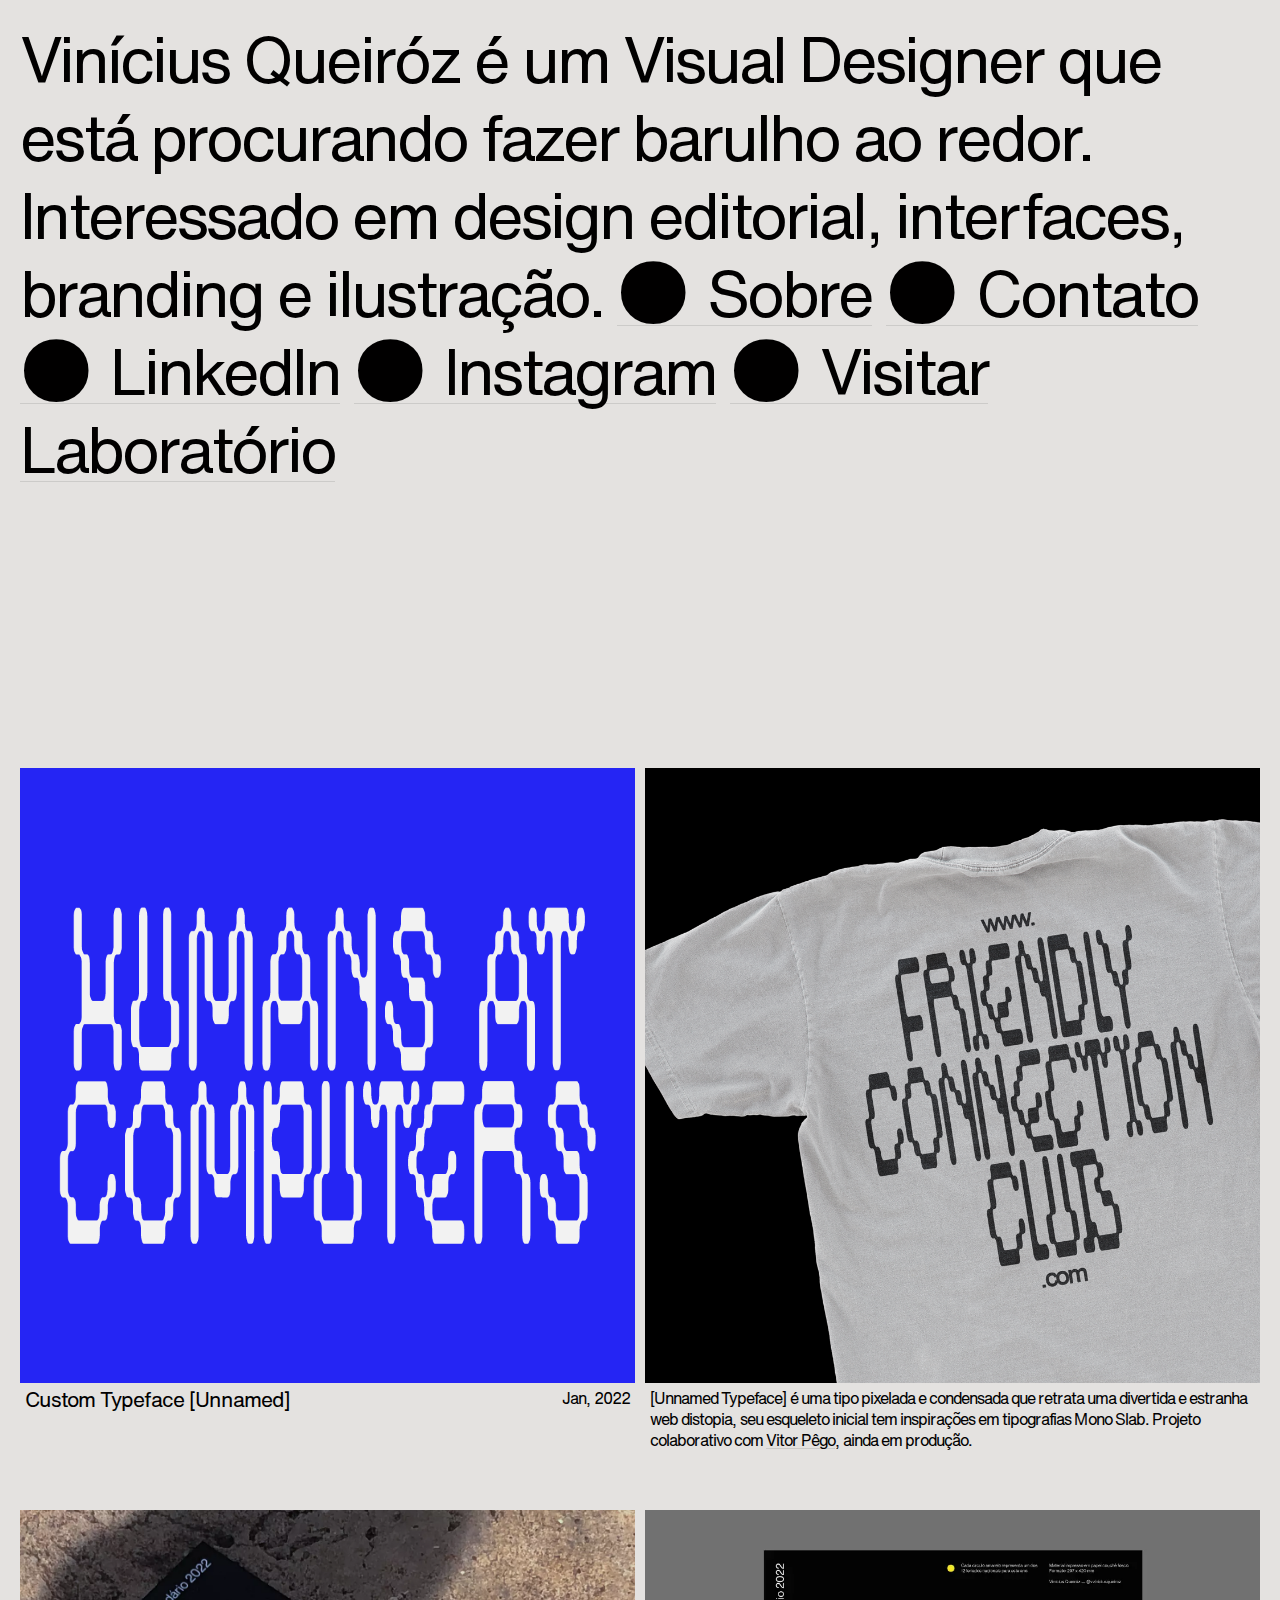
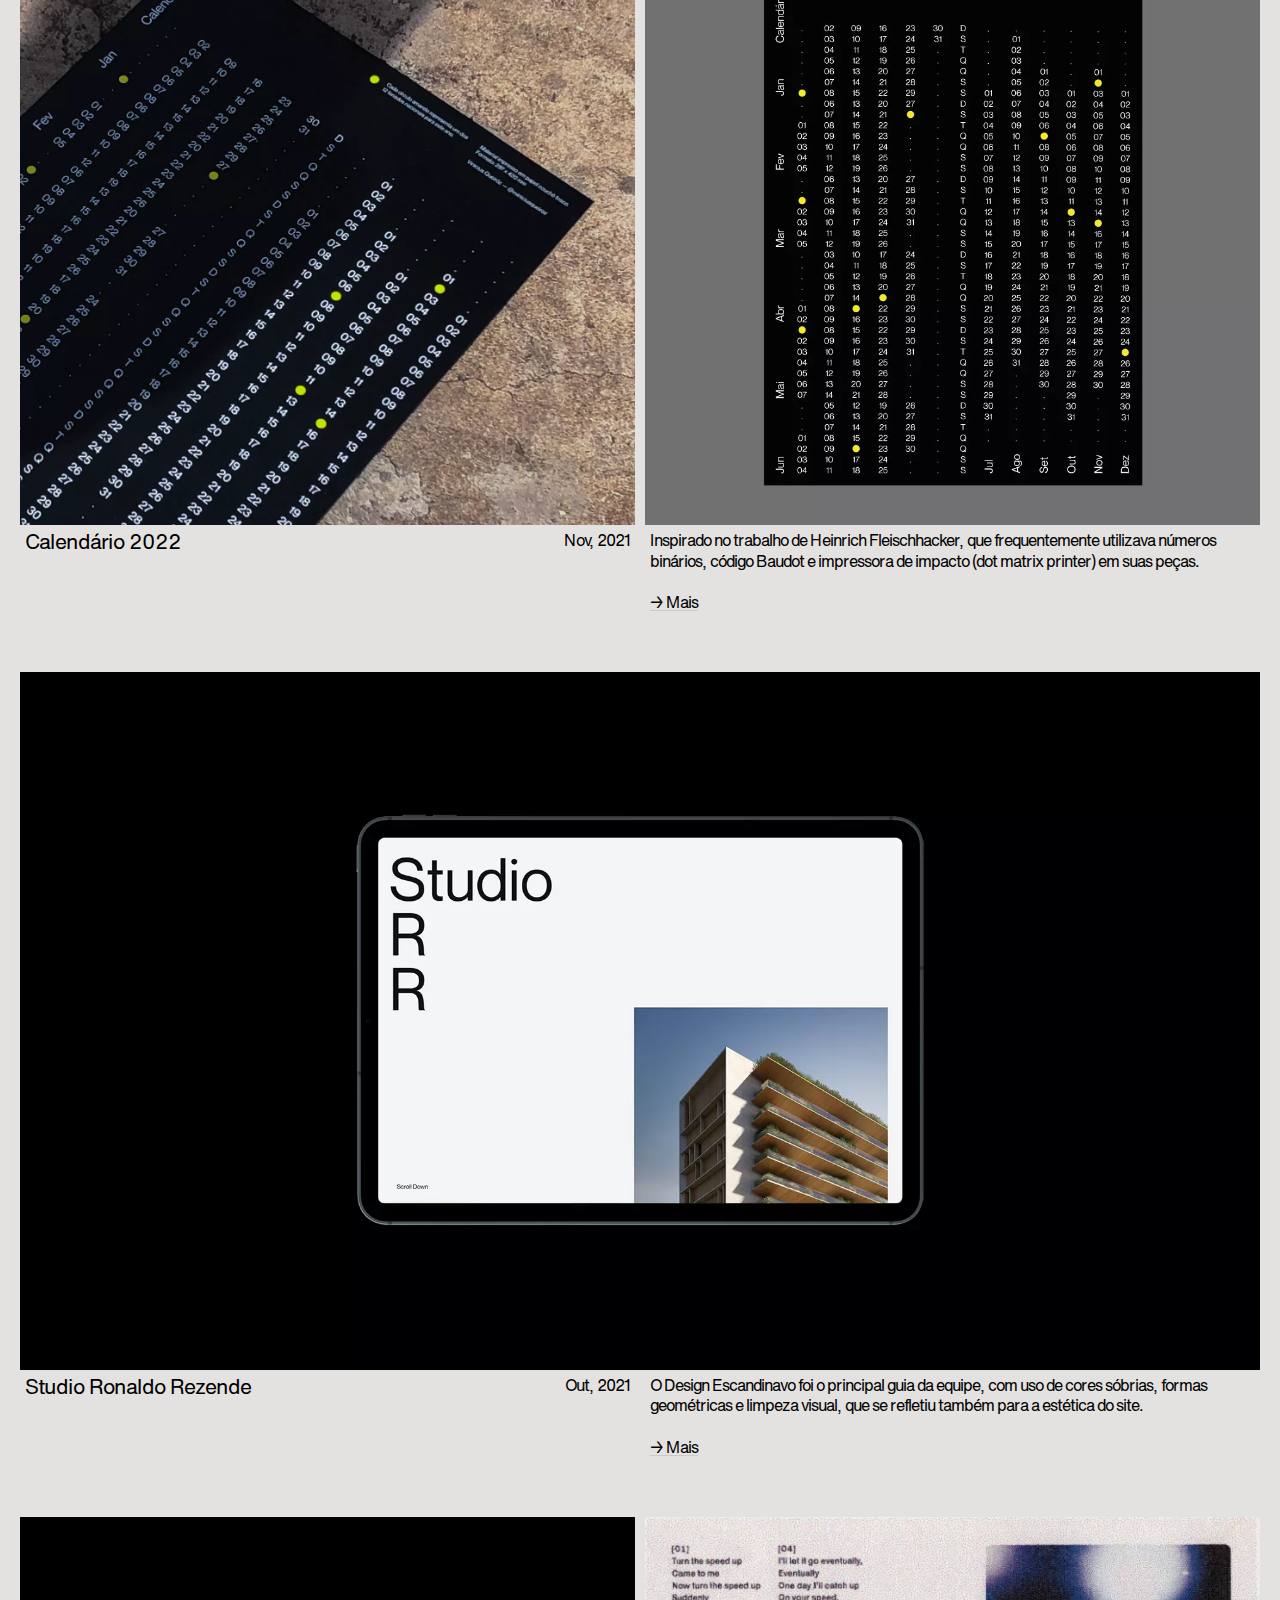
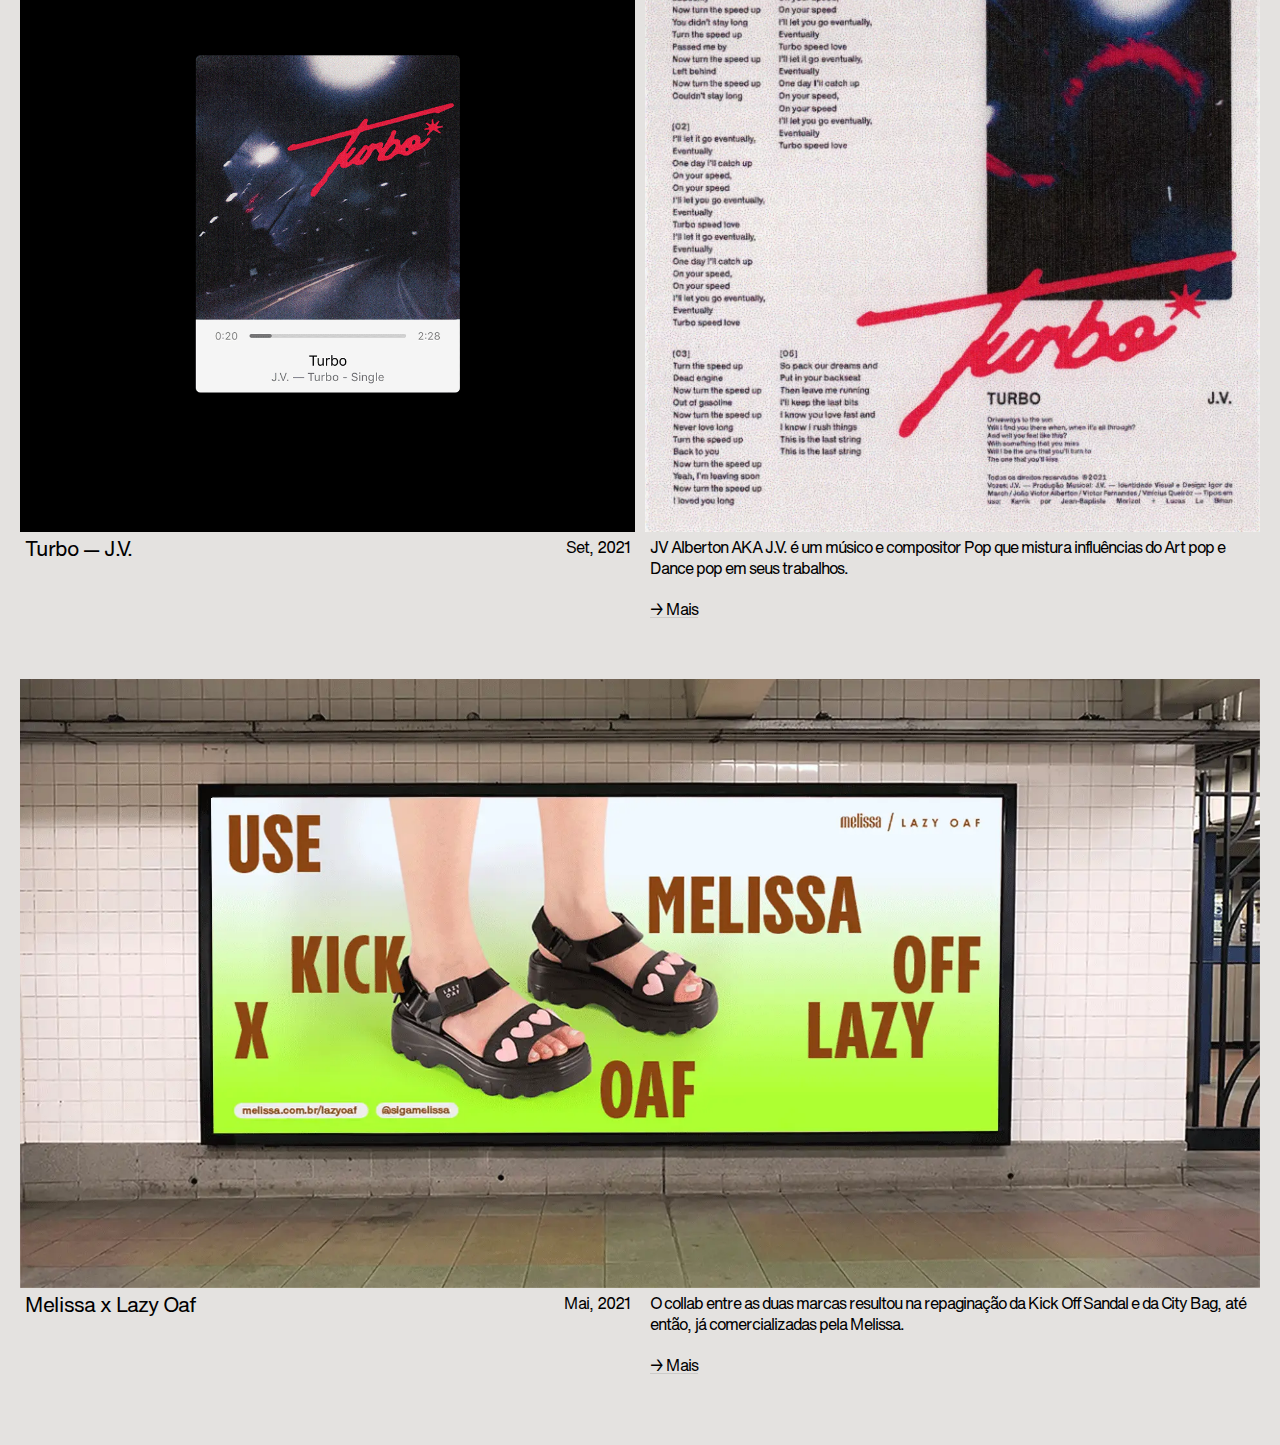
<file: index.html>
<!DOCTYPE html>
<html lang="pt-BR">

<head>
  <meta charset="UTF-8" />

  <meta property="og:title" content="vini — works | Vinícius Queiróz" />
  <meta property="og:locale" content="pt_br" />

  <meta name="viewport" content="width=device-width, initial-scale=1.0" />
  <title>Vinícius Queiróz | Visual Designer</title>

  <meta name="description" content="Visual Designer e Frontend Developer">
  <meta name="twitter:card" content="summary_large_image">
  <meta name="twitter:title" content="vini — works | Vinícius Queiróz">
  <meta name="twitter:description" content="Visual Designer e Frontend Developer">
  <meta name="twitter:image" content="https://vini.works/images/ogp-home.png">

  <meta property="og:locale" content="pt_BR">
  <meta property="og:title" content="vini — works | Vinícius Queiróz">
  <meta property="og:description" content="Visual Designer e Frontend Developer">
  <meta property="og:url" content="https://vini.works/">
  <meta property="og:image" content="https://vini.works/images/ogp-home.png">
  <meta property="og:type" content="website">

  <script src="https://ajax.googleapis.com/ajax/libs/jquery/3.6.0/jquery.min.js"></script>

  <link rel="stylesheet" href="https://maxcdn.bootstrapcdn.com/bootstrap/4.0.0/css/bootstrap.min.css"
    integrity="sha384-Gn5384xqQ1aoWXA+058RXPxPg6fy4IWvTNh0E263XmFcJlSAwiGgFAW/dAiS6JXm" crossorigin="anonymous" />
  <link rel="stylesheet" href="https://cdnjs.cloudflare.com/ajax/libs/animate.css/4.1.1/animate.min.css" />

  <link rel="stylesheet" href="/styles/style.css" />

  <link rel="apple-touch-icon" sizes="180x180" href="favicon/apple-touch-icon.png" />
  <link rel="icon" type="image/png" sizes="32x32" href="favicon/favicon-32x32.png" />
  <link rel="icon" type="image/png" sizes="16x16" href="favicon/favicon-16x16.png" />
  <link rel="manifest" href="favicon/site.webmanifest" />

  <!-- Global site tag (gtag.js) - Google Analytics -->
  <script async src="https://www.googletagmanager.com/gtag/js?id=UA-180535428-1"></script>
  <script>
    window.dataLayer = window.dataLayer || [];
    function gtag() {
      dataLayer.push(arguments);
    }
    gtag("js", new Date());
    gtag("config", "UA-180535428-1");
  </script>

</head>

<body>
  <script src="/js/menuFade.js"></script>

  <div class="conteudo" style="display: none;">
    <div class="d-flex" id="header">
      <div class="mr-auto p-2">
        <h4><a href="/">Vinícius Queiróz</a></h4>
      </div>
      <div class="p-2">
        <h4><a href="/sobre">Sobre</a></h4>
      </div>
      <div class="p-2">
        <h4><a href="/lab">●<span style="font-size: 25% !important;">⠀</span>Lab</a></h4>
      </div>
    </div>
  </div>

  <div class="row">
    <div class="col-lg-12 col-sm-12">
      <h5 class="animate__animated animate__fadeIn animate__slower">Vinícius Queiróz é um Visual Designer que está
        procurando fazer barulho ao redor.
        Interessado em design editorial, interfaces, branding e ilustração.
        <a class="link" href="/sobre">●<span style="font-size: 50% !important;">⠀</span>Sobre</a>
        <a class="link" href="mailto:vnsqzs@gmail.com">●<span style="font-size: 50% !important;">⠀</span>Contato</a>
        <a class="link" href="https://www.linkedin.com/in/vviniciusqueiroz/" target="_blank">●<span
            style="font-size: 50% !important;">⠀</span>LinkedIn</a>
        <a class="link" href="https://www.instagram.com/vviniciusqueiroz/" target="_blank">●<span
            style="font-size: 50% !important;">⠀</span>Instagram</a>
        <a class="link" href="/lab">●<span style="font-size: 50% !important;">⠀</span>Visitar
          Laboratório</a>
      </h5>
    </div>
  </div>

  <div class="block-header"></div>

  <div class="row section-padding">
    <div class="col-lg-6">
      <img src="/images/covers/pixel-font-extended.png" width="100%" height="100%"
        alt="Calendário fotografado ao fundo de concreto" />
    </div>
    <div class="col-lg-6">
      <img src="/images/covers/vintage-tee-back.png" width="100%" height="100%"
        alt="Layout de calendário em formato vetorial" />
    </div>

    <div class="p-sub space-between col-lg-6 col-12">
      <h6>Custom Typeface [Unnamed]</h6>
      <p>Jan, 2022</p>
    </div>

    <div class="p-sub col-lg-6 col-12">
      <p>[Unnamed Typeface] é uma tipo pixelada e condensada que retrata uma divertida e estranha web distopia, seu
        esqueleto inicial tem inspirações em tipografias Mono Slab. Projeto colaborativo com <a class="link"
          href="https://www.v1town.com.br/" target="_blank">Vitor Pêgo</a>, ainda em produção.
      </p>

    </div>
  </div>

  <div class="row section-padding">
    <div class="col-lg-6">
      <a class="homeImage" href="/calendario22"><img src="/images/calendario2022/IMG_1014.webp" width="100%"
          height="100%" alt="Calendário fotografado ao fundo de concreto" data-hover="Visualizar" /></a>
    </div>
    <div class="col-lg-6">
      <a class="homeImage" href="/calendario22"><img src="/images/calendario2022/calendario-vetor.webp" width="100%"
          height="100%" alt="Layout de calendário em formato vetorial" data-hover="Visualizar" /></a>
    </div>

    <div class="p-sub space-between col-lg-6 col-12">
      <a href="/calendario22">
        <h6>Calendário 2022</h6>
      </a>
      <p>Nov, 2021</p>
    </div>

    <div class="p-sub col-lg-6 col-12">
      <p>Inspirado no trabalho de Heinrich Fleischhacker, que frequentemente utilizava números binários, código Baudot e
        impressora de impacto (dot matrix printer) em suas peças.
        <br>
        <br>
        <a class="link" href="/calendario22">→ Mais</a>
      </p>
    </div>
  </div>


  <div class="row section-padding">
    <div class="col-lg-12">
      <a class="homeImage" href="/studiorr"><img src="/images/studiorr/studiorr-cover.webp" width="100%" height="100%"
          alt="Página prinicpal de site minimalista" data-hover="Visualizar" /></a>
    </div>

    <div class="p-sub space-between col-lg-6 col-12">
      <a href="/studiorr">
        <h6>Studio Ronaldo Rezende</h6>
      </a>
      <p>Out, 2021</p>
    </div>

    <div class="p-sub col-lg-6 col-12">
      <p>O Design Escandinavo foi o principal guia da equipe, com uso de cores sóbrias, formas geométricas e limpeza
        visual, que se refletiu também para a estética do site.
        <br>
        <br>
        <a class="link" href="/studiorr">→ Mais</a>
      </p>
    </div>
  </div>


  <div class="row section-padding">
    <div class="col-lg-6">
      <a class="homeImage" href="/turbojv"><img src="/images/turbojv/Player.png" width="100%" height="100%"
          alt="Parte da frente de encarte musical" data-hover="Visualizar" /></a>
    </div>
    <div class="col-lg-6">
      <a class="homeImage" href="/turbojv"><img src="/images/turbojv/turbo-back.webp" width="100%" height="100%"
          alt="Parte de trás de encarte musical" data-hover="Visualizar" /></a>
    </div>

    <div class="p-sub space-between col-lg-6 col-12">
      <a href="/turbojv">
        <h6>Turbo — J.V.</h6>
      </a>
      <p>Set, 2021</p>
    </div>

    <div class="p-sub col-lg-6 col-12">
      <p>JV Alberton AKA J.V. é um músico e compositor Pop que mistura influências do Art pop e Dance pop em seus
        trabalhos.
        <br>
        <br>
        <a class="link" href="/turbojv">→ Mais</a>
      </p>
    </div>
  </div>


  <div class="row section-padding">
    <div class="col-lg-12">
      <a class="homeImage" href="/melissa"><img src="/images/melissa/billboard-melissa.webp" width="100%" height="100%"
          alt="Anúncio em outdoor" data-hover="Visualizar" /></a>
    </div>

    <div class="p-sub space-between col-lg-6 col-12">
      <a href="/melissa">
        <h6>Melissa x Lazy Oaf</h6>
      </a>
      <p>Mai, 2021</p>
    </div>

    <div class="p-sub col-lg-6 col-12">
      <p>O collab entre as duas marcas resultou na repaginação da Kick Off Sandal e da City Bag, até então, já
        comercializadas pela Melissa.
        <br>
        <br>
        <a class="link" href="/melissa">→ Mais</a>
      </p>
    </div>
  </div>

  <!--  //Html Generation -->
  <div class="loader-wrapper"></div>
  <div class="cursors">
    <div>
      <span></span>
    </div>
    <div></div>
    <div></div>
    <div></div>
    <div></div>
    <div></div>
    <div></div>
    <div></div>
    <div></div>
    <div></div>
    <div></div>
    <div></div>
    <div></div>
  </div>

  <!--  //Body Scripts -->
  <script src="/js/loader.js"></script>
  <script src="/js/cursorHome.js"></script>
</body>

</html>
</file>
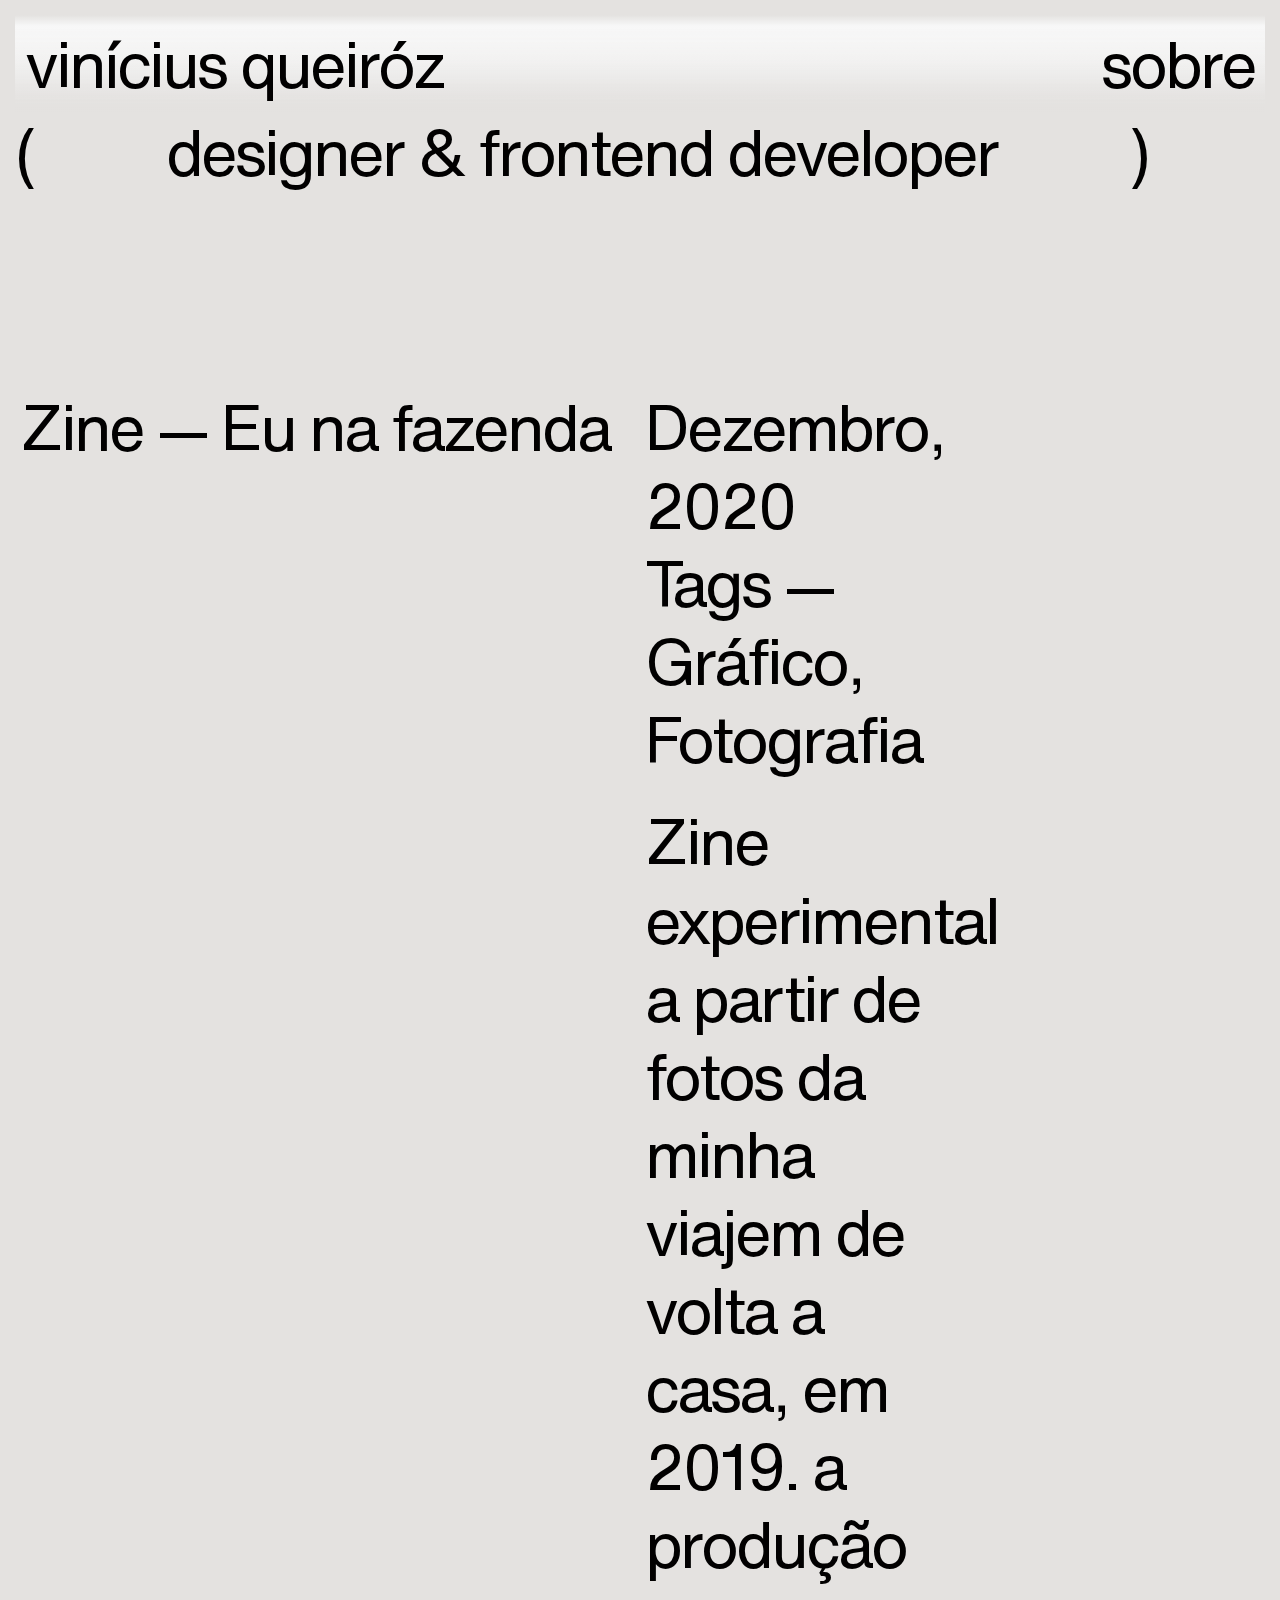
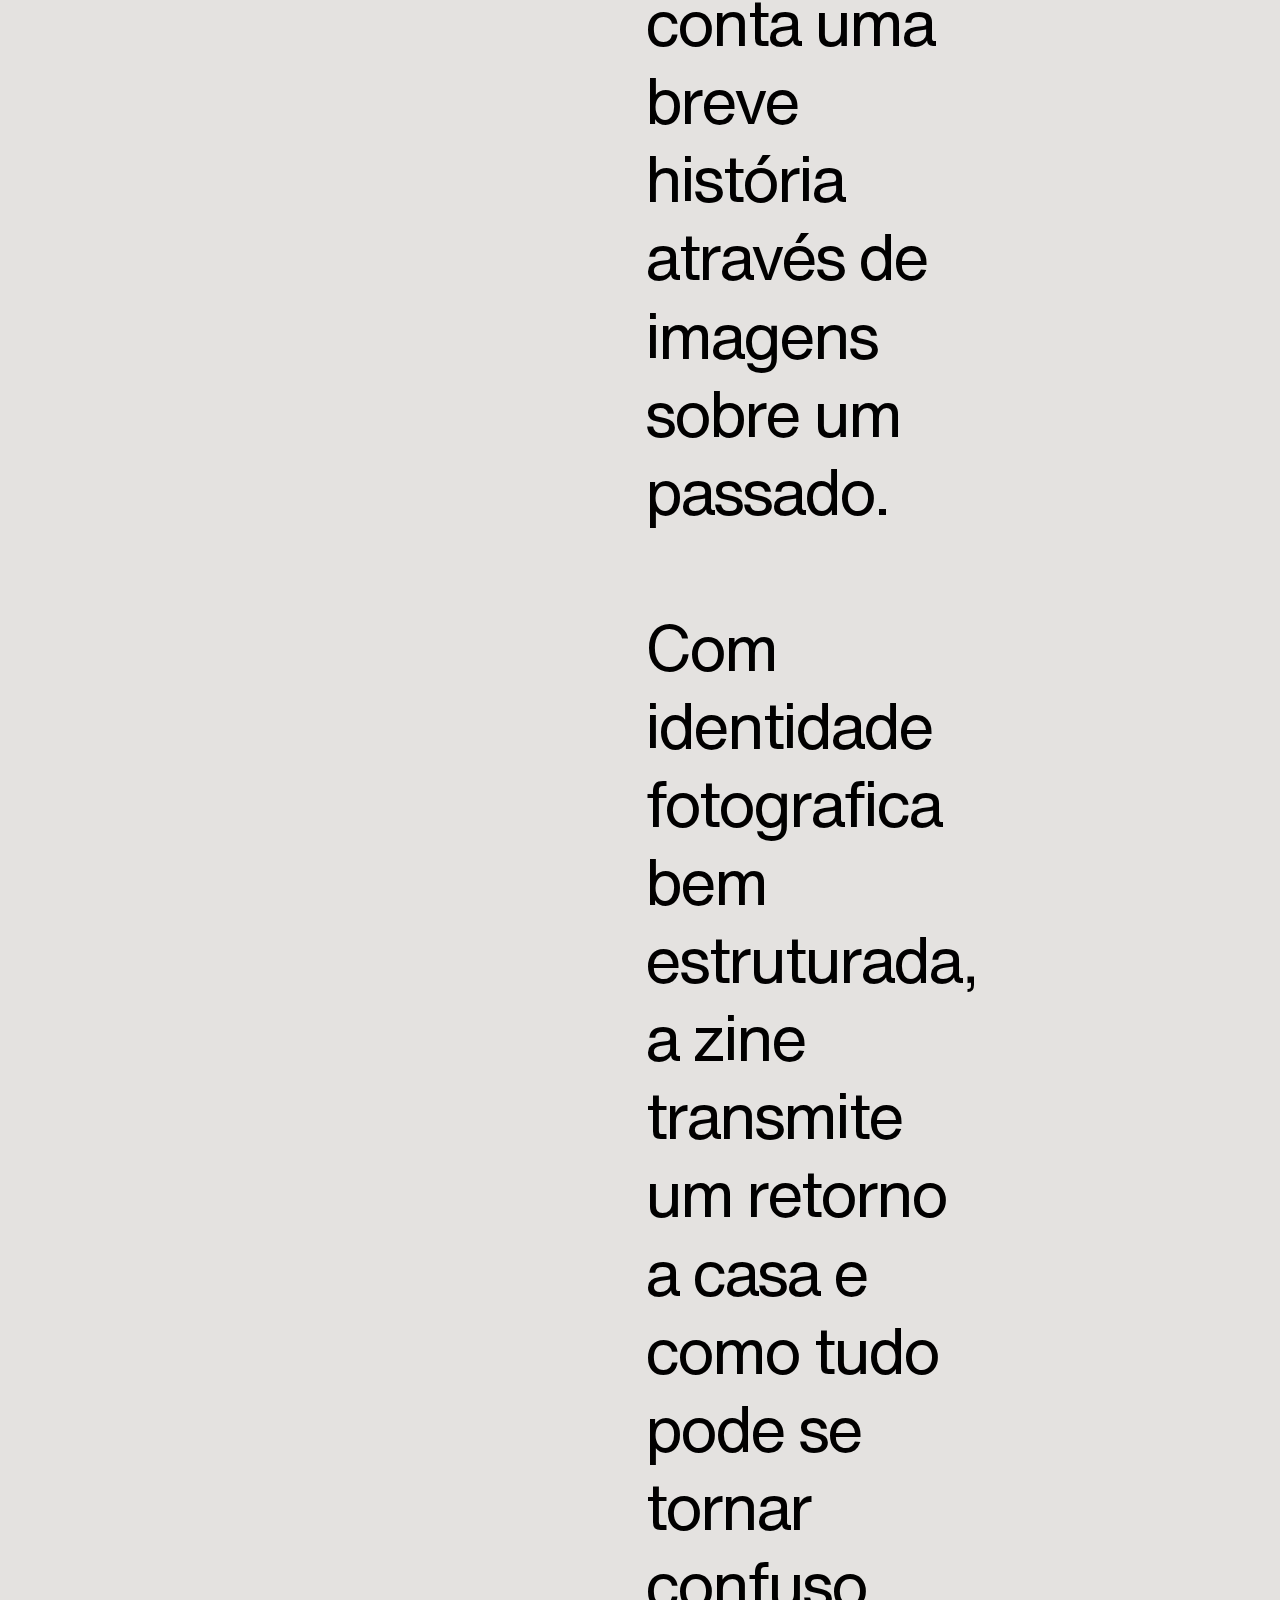
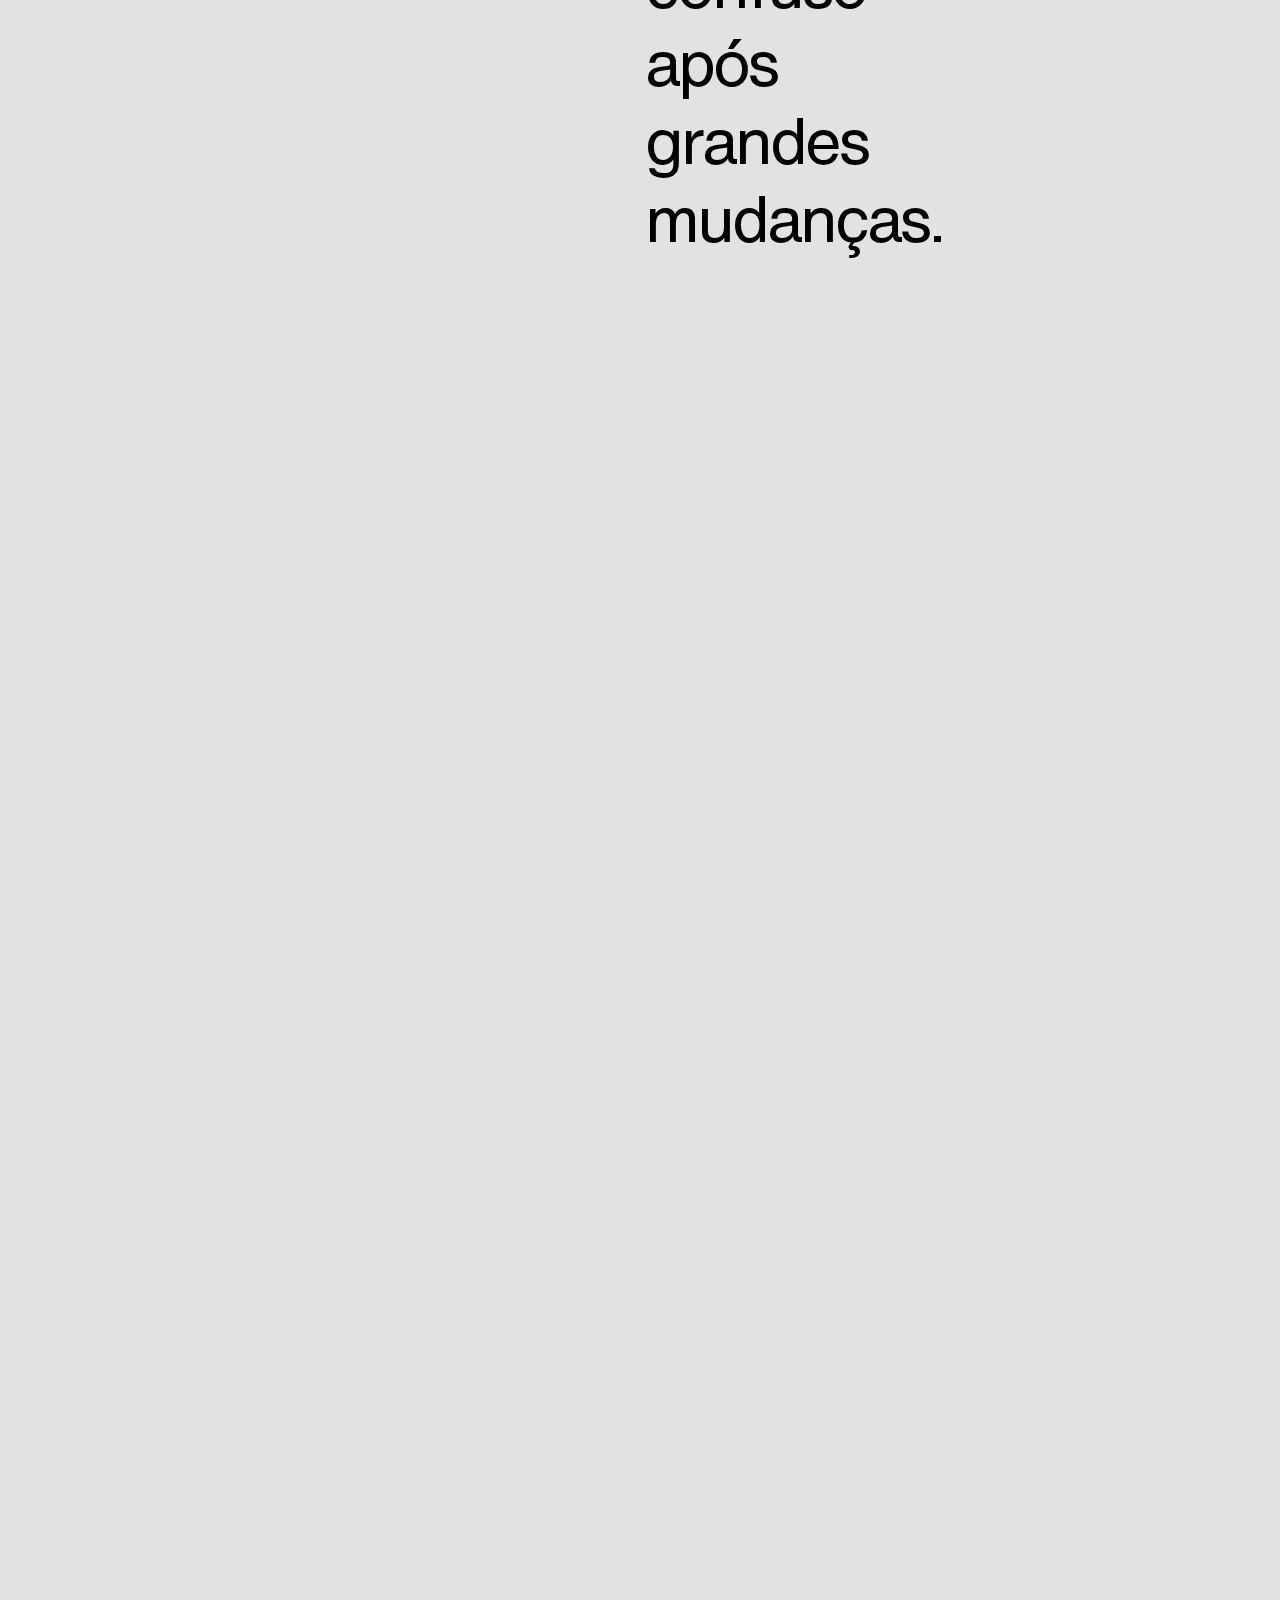
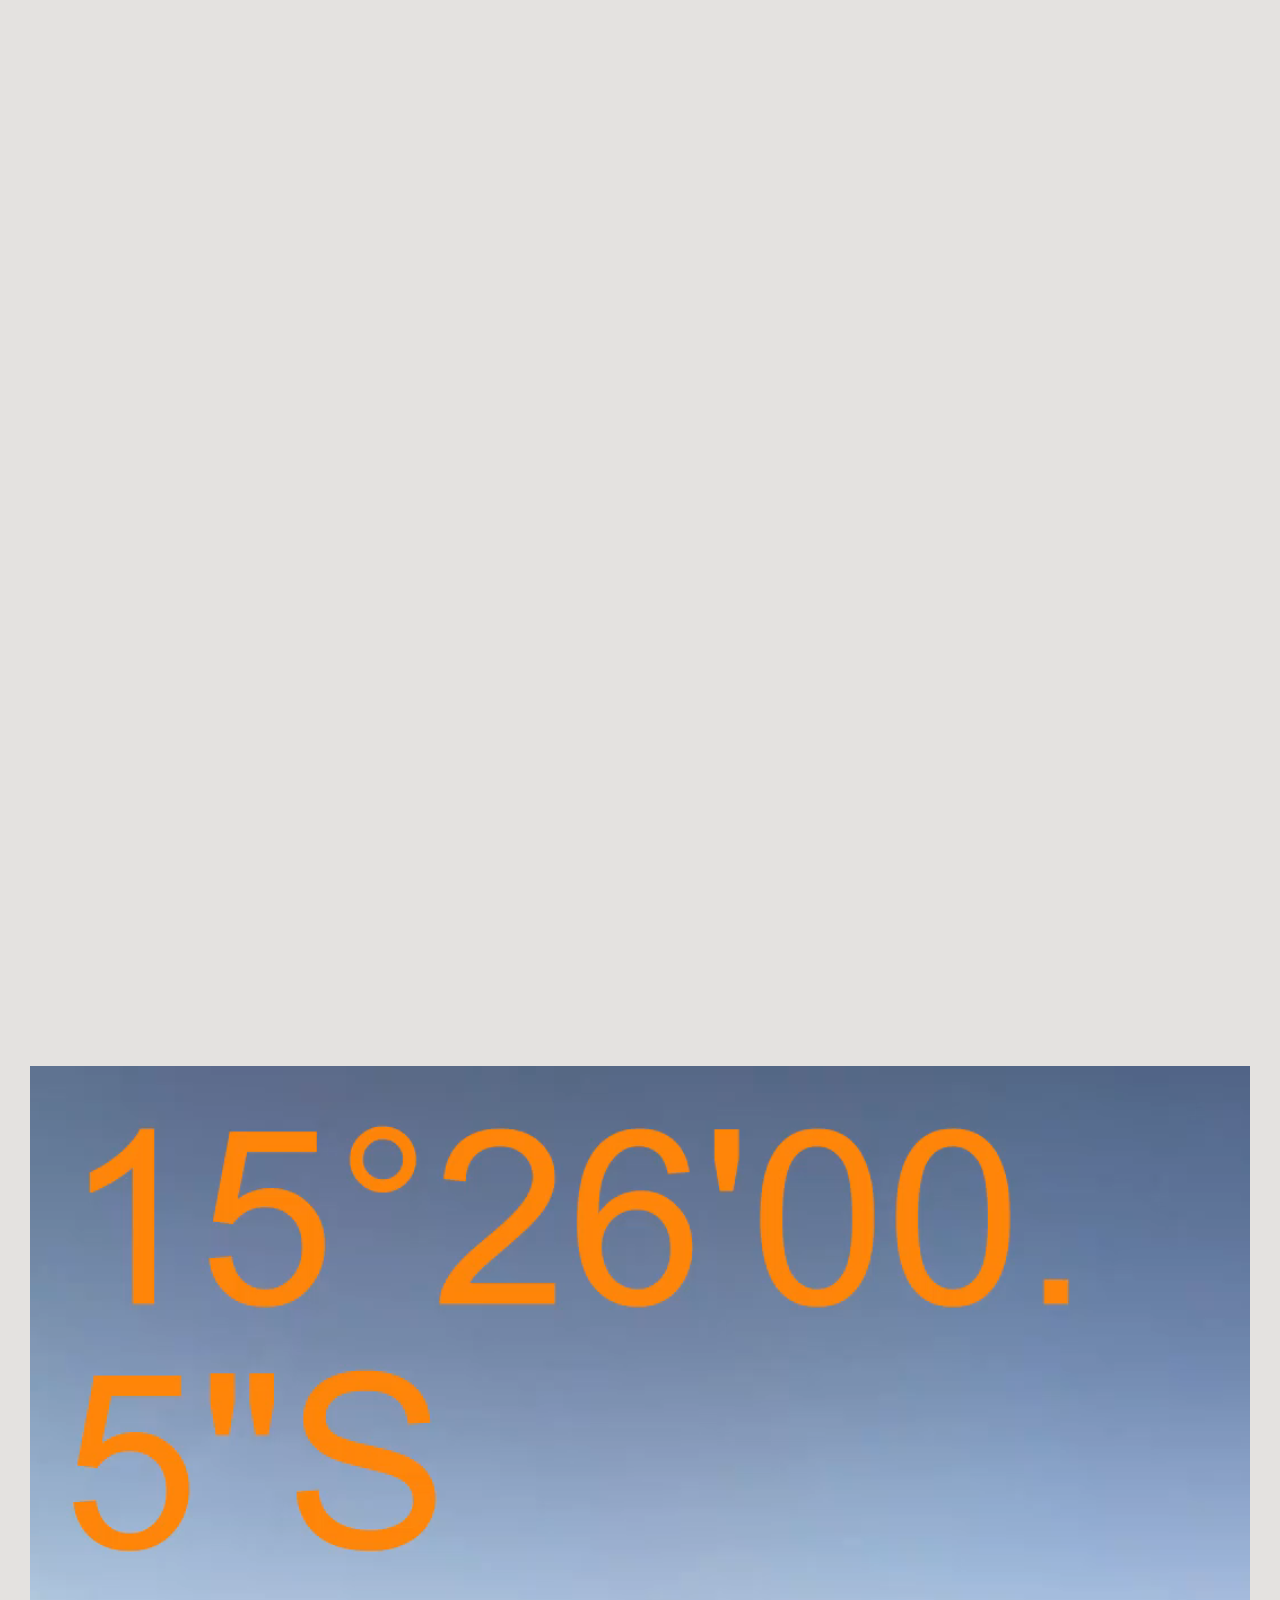
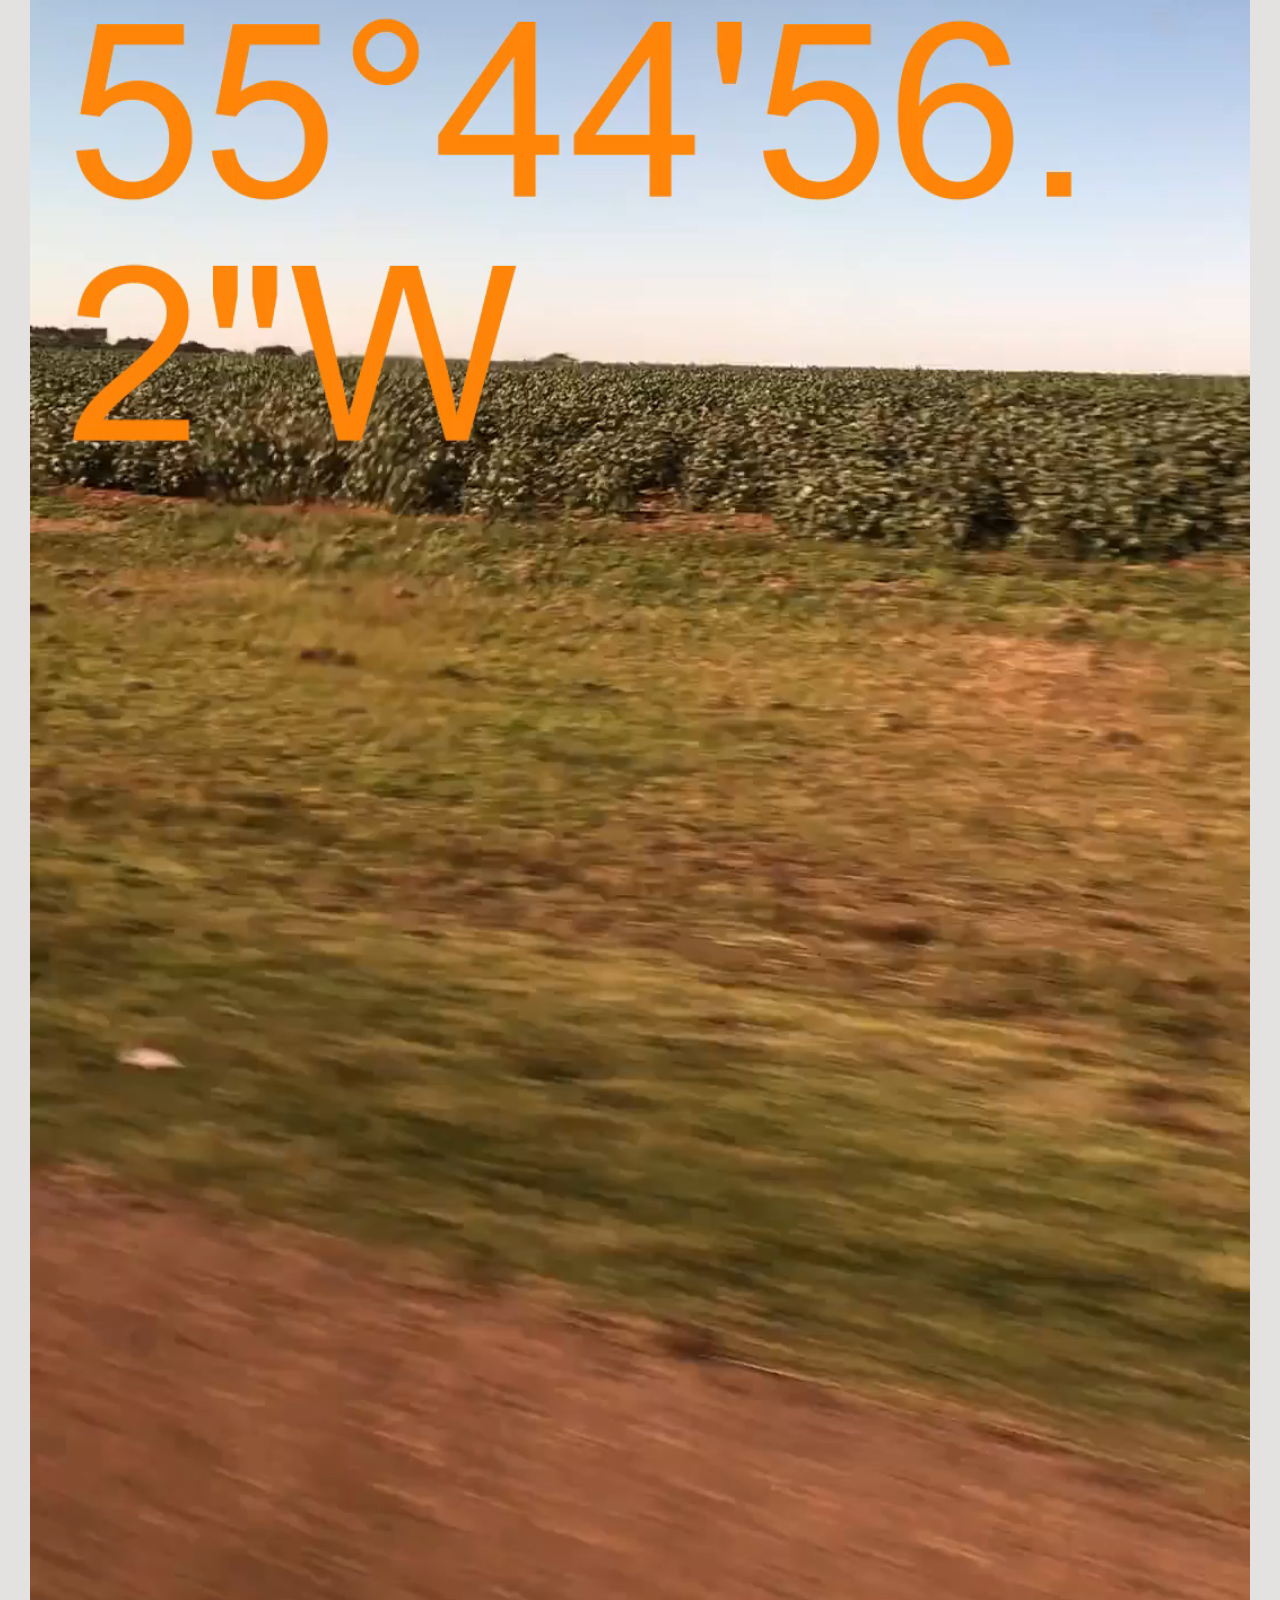
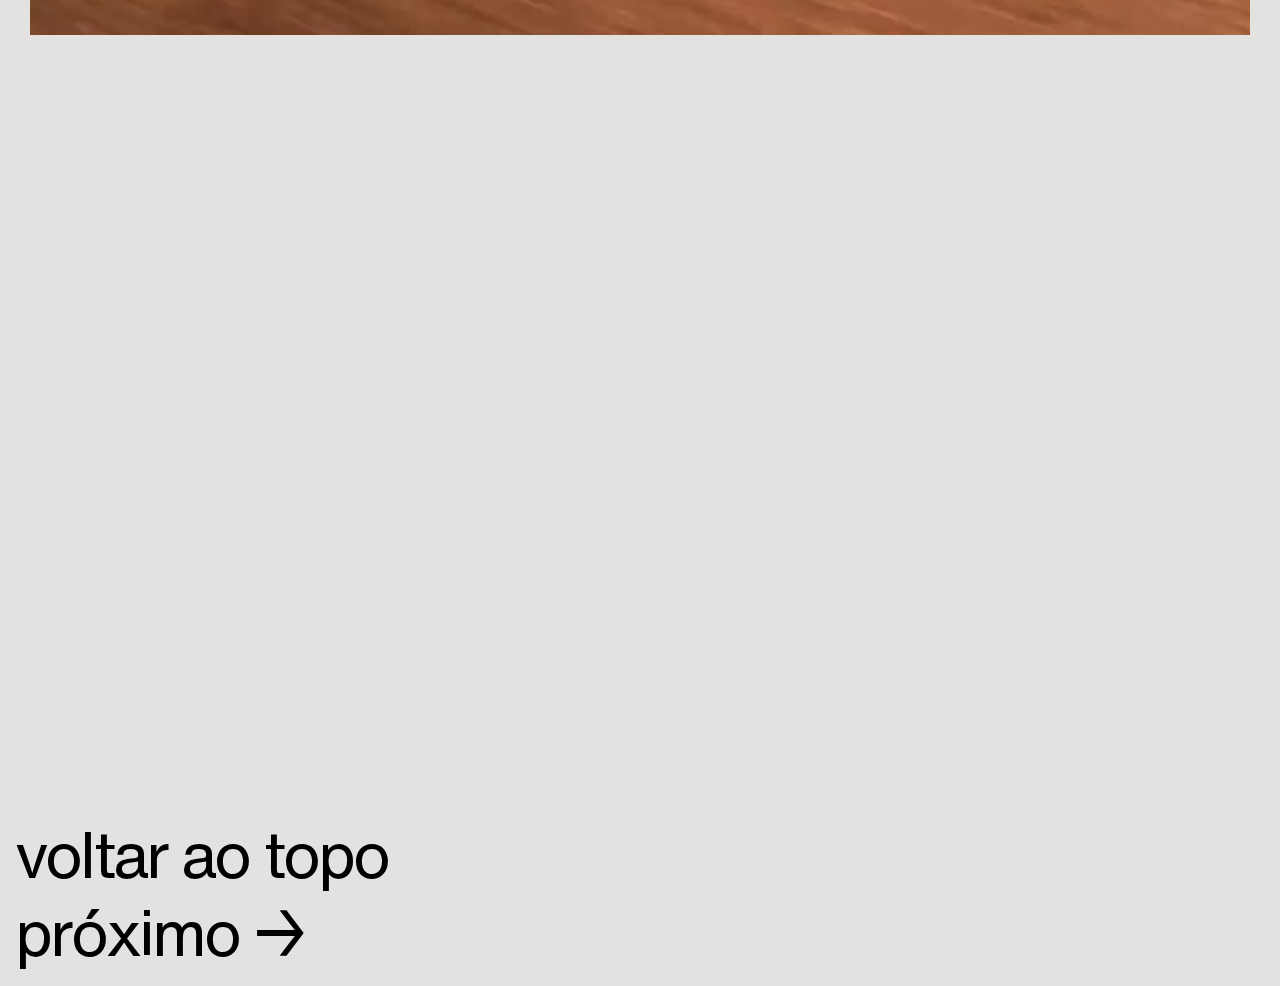
<file: eunafazenda.html>
<!DOCTYPE html>
<html>

<head lang="pt-BR">
    <meta charset="UTF-8" />
    <meta name="viewport" content="width=device-width, initial-scale=1.0" />
    <title>Zine - Eu na fazenda| Vini — Works</title>

    <script src="https://cdnjs.cloudflare.com/ajax/libs/jquery/3.3.1/jquery.min.js"></script>

    <link rel="stylesheet" href="https://maxcdn.bootstrapcdn.com/bootstrap/4.0.0/css/bootstrap.min.css"
        integrity="sha384-Gn5384xqQ1aoWXA+058RXPxPg6fy4IWvTNh0E263XmFcJlSAwiGgFAW/dAiS6JXm" crossorigin="anonymous" />

    <meta name="description" content="Vinícius Queiróz | Visual Designer e Frontend Developer">
    <meta name="twitter:card" content="summary_large_image">
    <meta name="twitter:title" content="Zine — Eu na fazenda | Vinícius Queiróz">
    <meta name="twitter:description" content="Vinícius Queiróz | Visual Designer e Frontend Developer">
    <meta name="twitter:image" content="https://vini.works/images/eunafazenda/eunafazenda1.png">

    <meta property="og:locale" content="pt_BR">
    <meta property="og:title" content="Zine — Eu na fazenda | Vinícius Queiróz">
    <meta property="og:description" content="Vinícius Queiróz | Visual Designer e Frontend Developer">
    <meta property="og:url" content="https://vini.works/eunafazenda">
    <meta property="og:image" content="https://vini.works/images/eunafazenda/eunafazenda1.png">
    <meta property="og:type" content="website">

    <link rel="stylesheet" href="/styles/style.css" />

    <script src="https://unpkg.com/aos@2.3.1/dist/aos.js"></script>
    <link href="https://unpkg.com/aos@2.3.1/dist/aos.css" rel="stylesheet">

    <link rel="apple-touch-icon" sizes="180x180" href="favicon/apple-touch-icon.png" />
    <link rel="icon" type="image/png" sizes="32x32" href="favicon/favicon-32x32.png" />
    <link rel="icon" type="image/png" sizes="16x16" href="favicon/favicon-16x16.png" />
    <link rel="manifest" href="favicon/site.webmanifest" />
</head>

<body id="topo">
    <main>
        <div class="d-flex justify-content-between sticky-top" id="header">
            <h5><a href="/">vinícius queiróz</a></h5>
            <h5><a href="/about">sobre</a></h5>
          </div>
          <div class="block-header">
            <h5>(⠀⠀⠀designer & frontend developer⠀⠀⠀)</h5>
        </div>

        <div class="row">
            <div class="col-sm-6">
                <h5 class="tag-proj">
                    Zine — Eu na fazenda
                </h5>
            </div>
            <div class="col-sm-3">
                <h5>
                    Dezembro, 2020
                    <br>
                    Tags — Gráfico, Fotografia
                </h5>
                <br>
                <h5>
                    Zine experimental a partir de fotos da minha viajem de volta a casa, em 2019. a produção conta uma breve
                    história através de imagens sobre um passado.
                <br>
                <br>
                    Com identidade fotografica bem estruturada, a zine transmite um retorno a casa e como tudo pode se tornar confuso após grandes mudanças.
                </h5>
            </div>
        </div>
       
        <div style="height: 10vh;"></div>

        <div class="container-fluid cover-image image-presentation">
            <img data-aos="fade-up" src="/images/eunafazenda/eunafazenda1.png" width="100%" />
        </div>
        <div class="container-fluid grid grid-template-4">
            <img data-aos="fade-up" src="/images/eunafazenda/eunafazenda2.png" width="100%" />
            <img data-aos="fade-up" src="/images/eunafazenda/eunafazenda3.png" width="100%" />
        </div>

        <div class="container-fluid image-presentation">
            <img data-aos="fade-up" src="/images/eunafazenda/eunafazenda5.png" width="100%" />
        </div>
        <div class="container-fluid grid grid-template-4">
            <img data-aos="fade-up" src="/images/eunafazenda/eunafazenda4.png" width="100%" />
            <img data-aos="fade-up" src="/images/eunafazenda/eunafazenda6.png" width="100%" />
        </div>

        <div class="container-fluid grid grid-template-4" style="align-items: end;">
            <img data-aos="fade-up" src="/images/eunafazenda/B4DCB2D4-8CB2-4730-A849-83CADE2C4887.JPG" width="100%" />
            <video autoplay muted loop width="100%"
                style="display: flex; justify-content: center; align-items: center;">
                <source src="/images/eunafazenda/eunafazenda-video.mp4" type="video/mp4">
            </video>
        </div>
        <div class="container-fluid image-presentation">
            <img data-aos="fade-up" src="/images/eunafazenda/eunafazenda-full-presentation.png" width="100%" />
        </div>

        <div class="grid grid-template-3 image-presentation">
            <h5><a href="#topo">voltar ao topo</a></h5>
            <h5><a href="/random">próximo →</a></h5>
        </div>
    </main>
    <script>
        $(window).scroll(function () {
            //After scrolling 100px from the top...
            if ($(window).scrollTop() >= 60) {
                $('body').css('background-color', '#000');
                $('body').css('color', 'white');
                $('a').css('color', ' white');
                $('.tag-proj').css('color', ' white');
                $('body').css('transition', '3s');
                //Otherwise remove inline styles and thereby revert to original stying
            } else {
                $('body').css('background-color', '');
                $('body').css('color', '');
                $('a').css('color', '');
                $('.tag-proj').css('color', '');
                $('body').css('transition', '2s');
            }
        });
    </script>
    <script>
        AOS.init({
            duration: 1500,
        });
    </script>
</body>

</html>
</file>
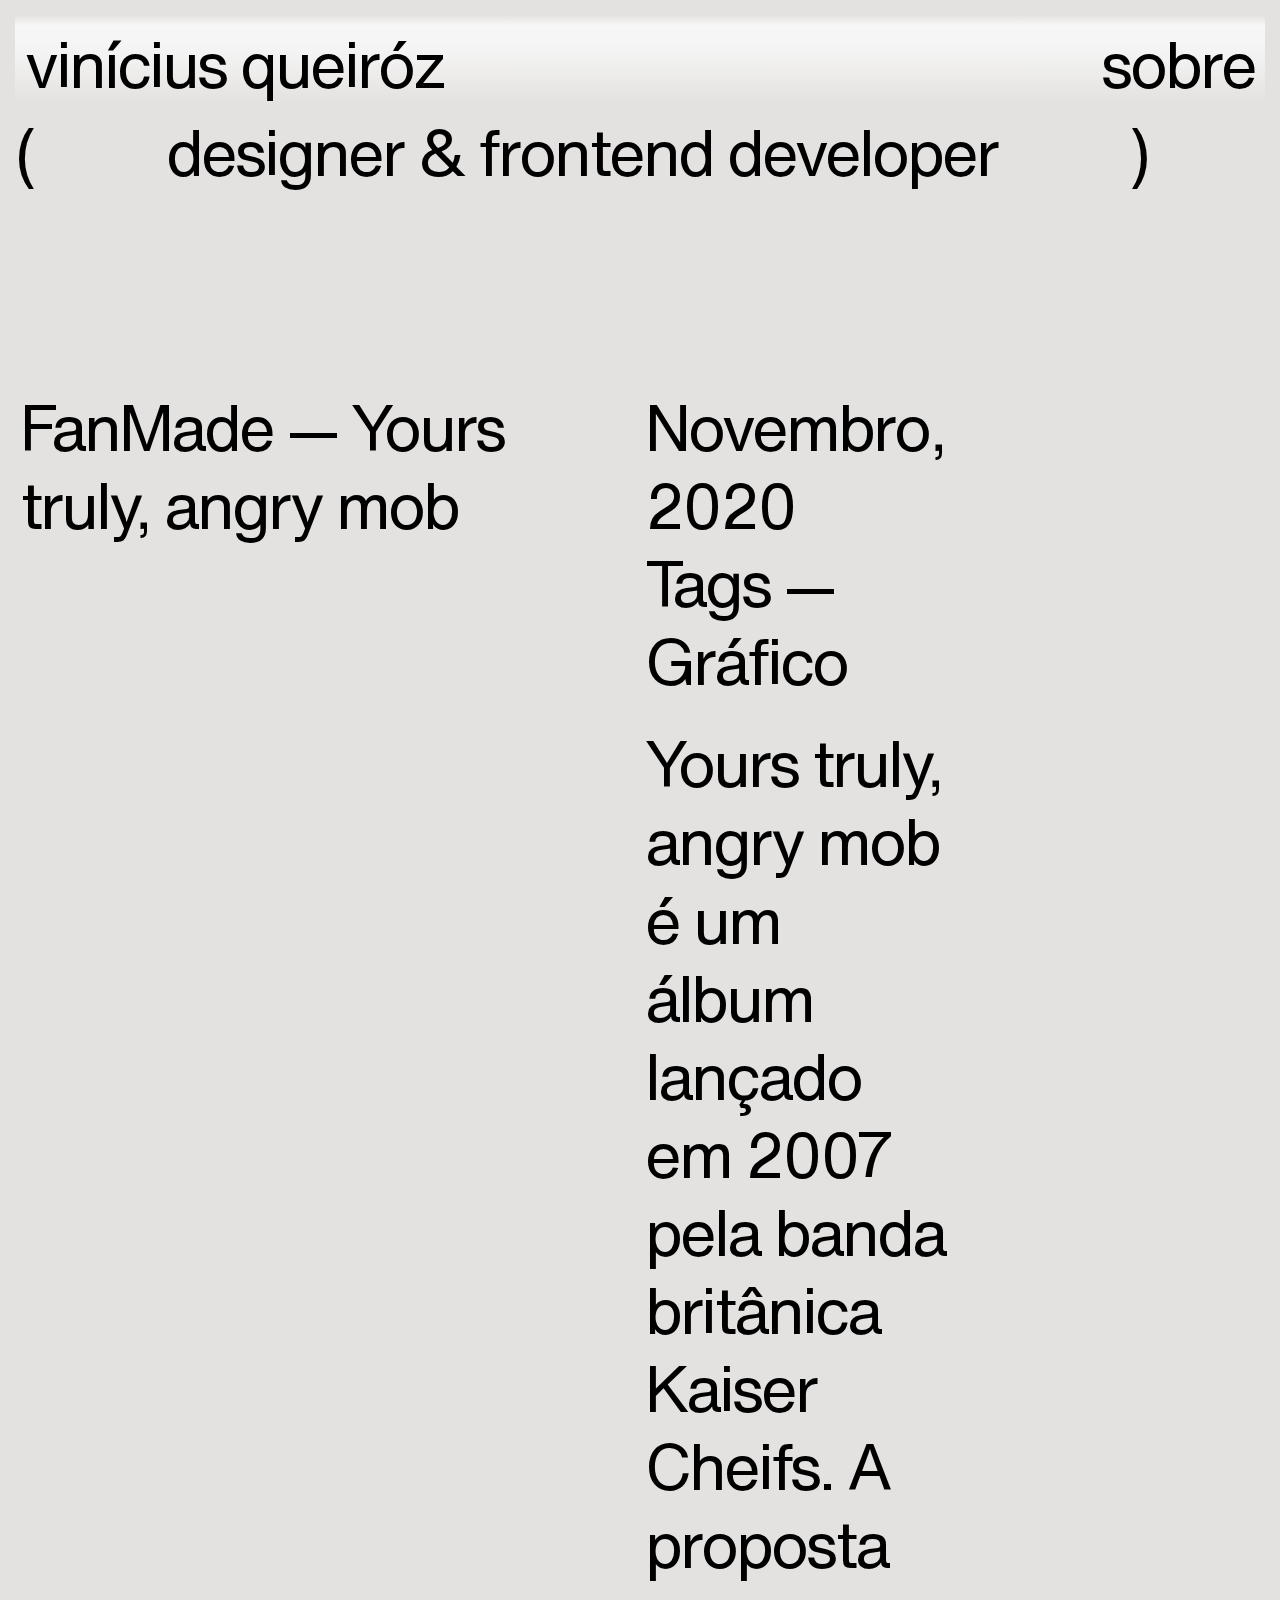
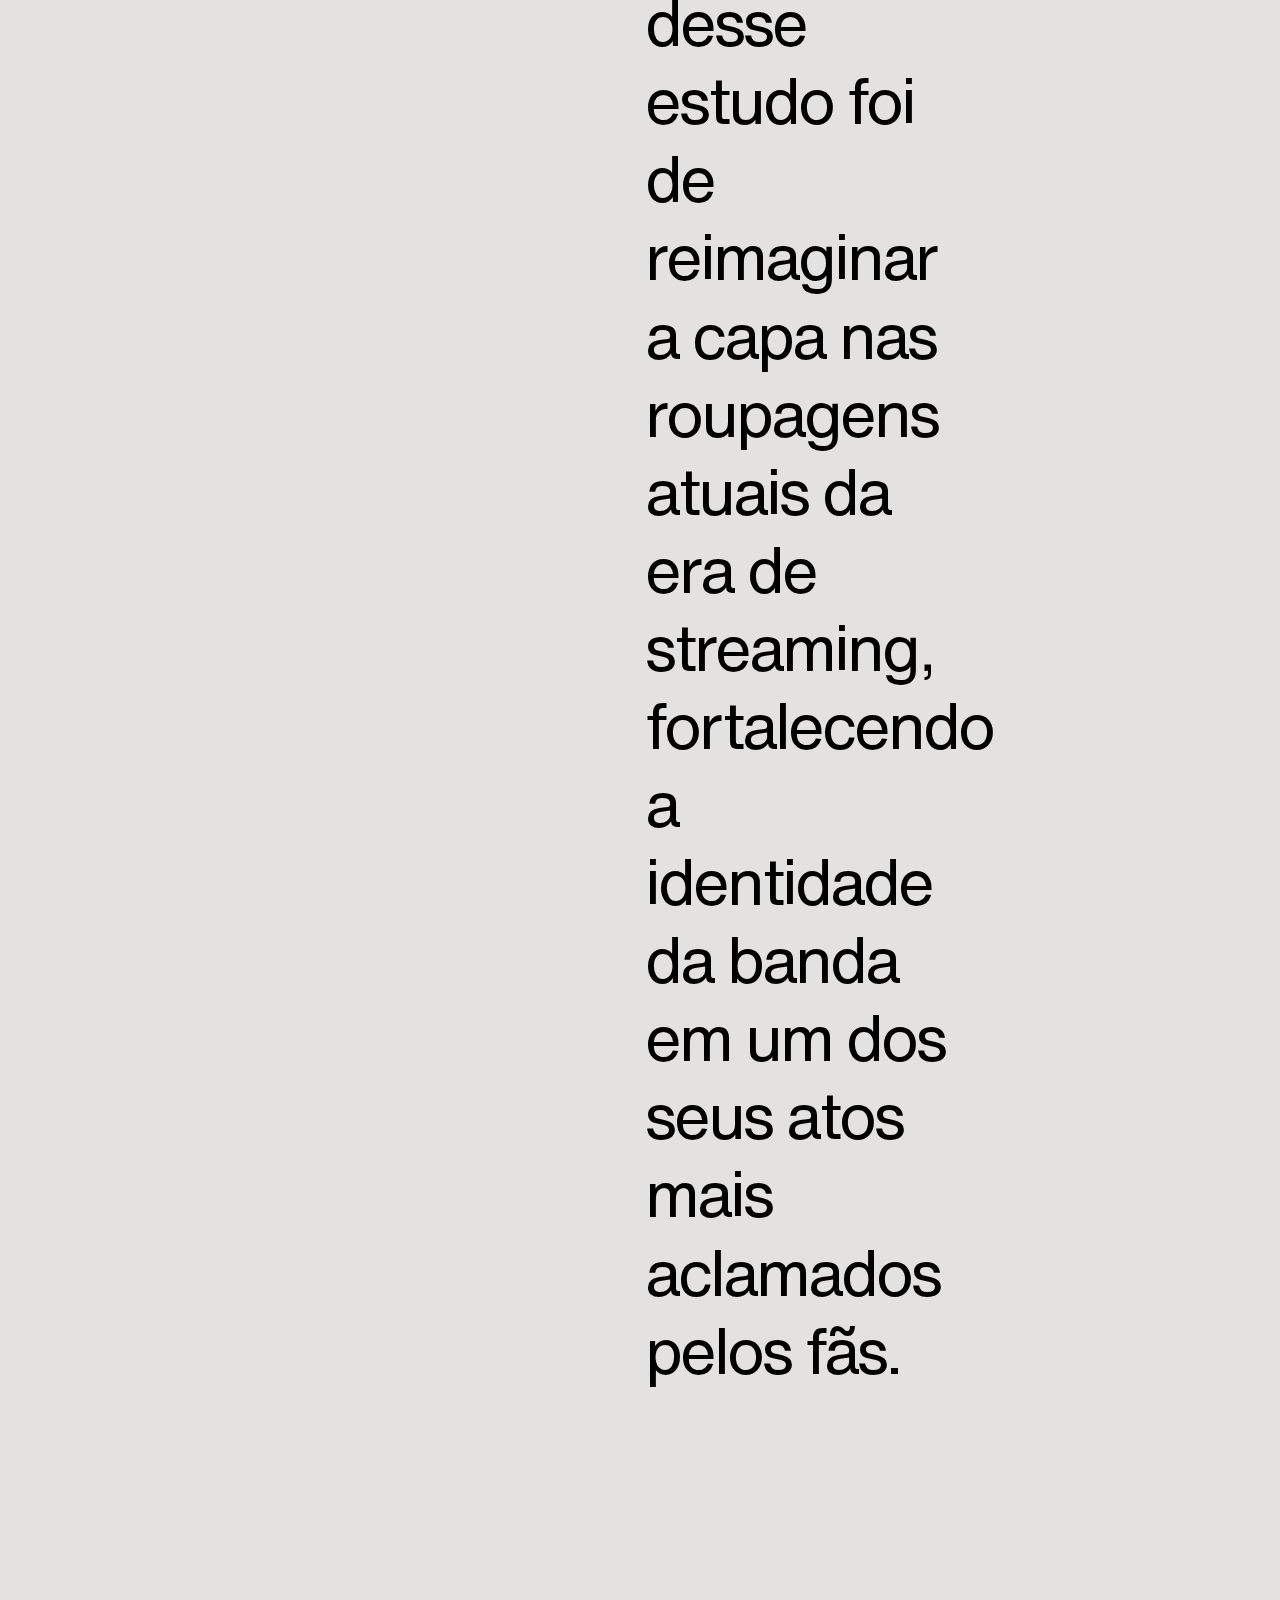
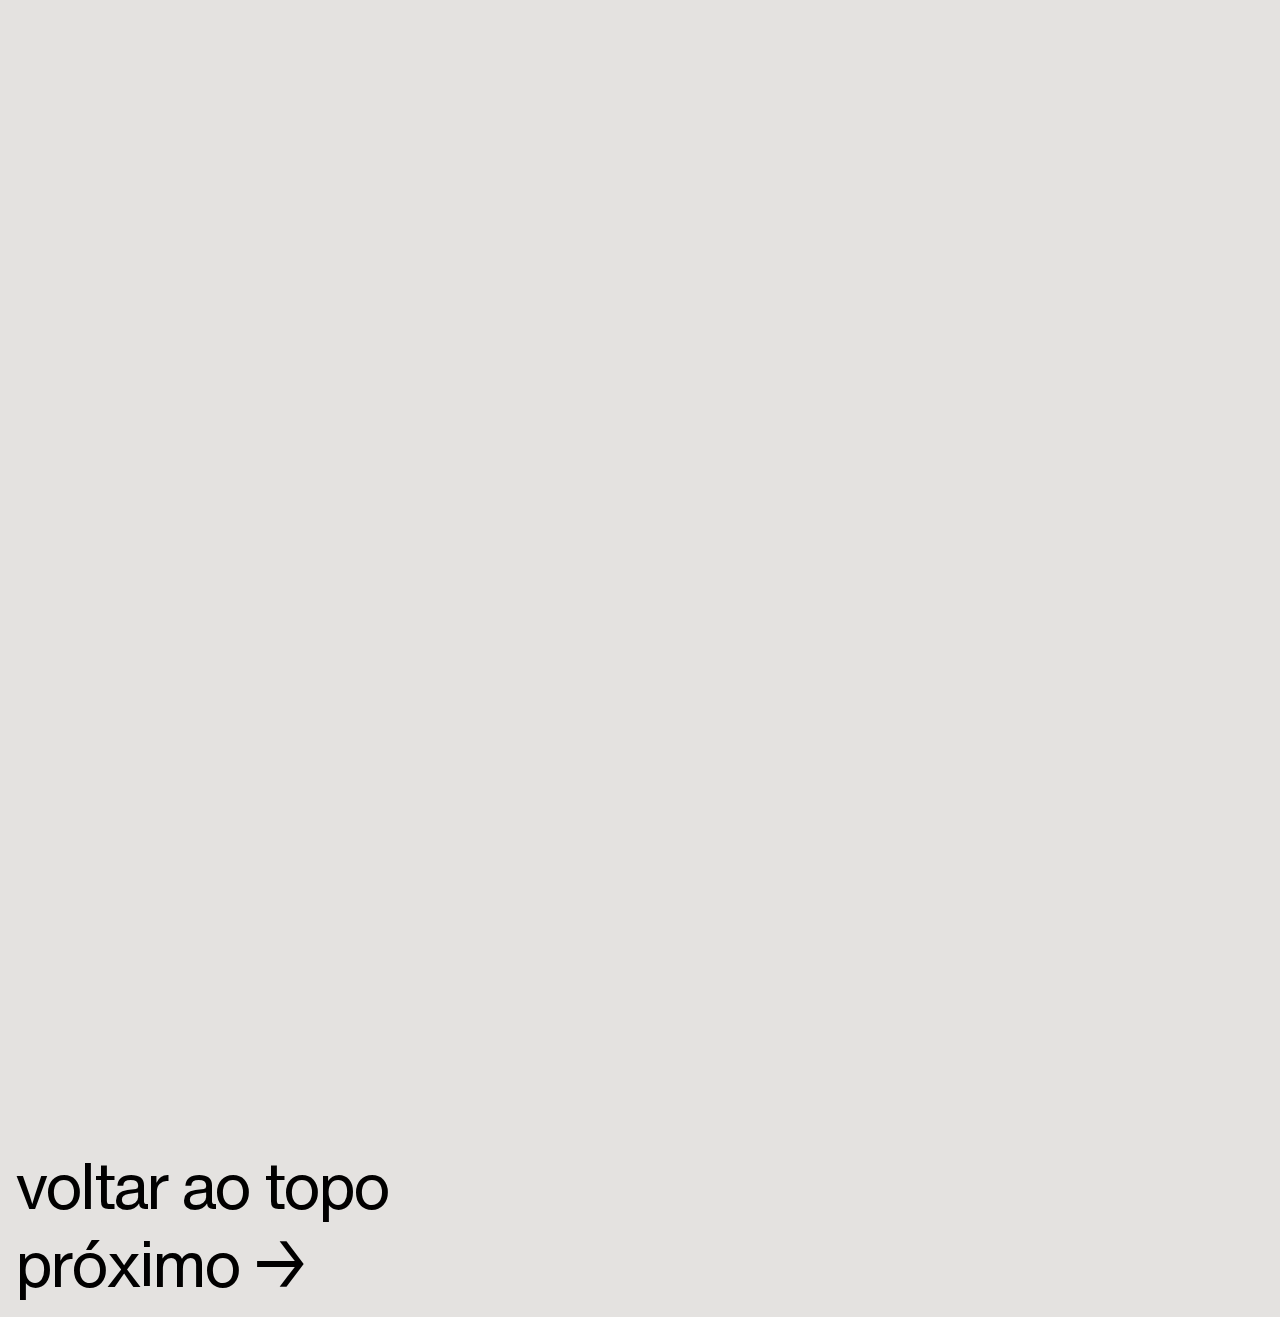
<file: kaiser.html>
<!DOCTYPE html>
<html>

<head lang="pt-BR">
    <meta charset="UTF-8" />
    <meta name="viewport" content="width=device-width, initial-scale=1.0" />
    <title>Kaiser Cheifs | Vini — Works</title>

    <link rel="stylesheet" href="https://maxcdn.bootstrapcdn.com/bootstrap/4.0.0/css/bootstrap.min.css"
        integrity="sha384-Gn5384xqQ1aoWXA+058RXPxPg6fy4IWvTNh0E263XmFcJlSAwiGgFAW/dAiS6JXm" crossorigin="anonymous" />

    <meta name="description" content="Vinícius Queiróz | Visual Designer e Frontend Developer">
    <meta name="twitter:card" content="summary_large_image">
    <meta name="twitter:title" content="Kaiser Cheifs | Vinícius Queiróz">
    <meta name="twitter:description" content="Vinícius Queiróz | Visual Designer e Frontend Developer">
    <meta name="twitter:image" content="https://vini.works/images/kaiser/kaisercheifs-cover.jpg">

    <meta property="og:locale" content="pt_BR">
    <meta property="og:title" content="Kaiser Cheifs | Vinícius Queiróz">
    <meta property="og:description" content="Vinícius Queiróz | Visual Designer e Frontend Developer">
    <meta property="og:url" content="https://vini.works/kaiser">
    <meta property="og:image" content="https://vini.works/images/kaiser/kaisercheifs-cover.jpg">
    <meta property="og:type" content="website">
            
    <link rel="stylesheet" href="/styles/style.css" />

    <script src="https://unpkg.com/aos@2.3.1/dist/aos.js"></script>
    <link href="https://unpkg.com/aos@2.3.1/dist/aos.css" rel="stylesheet">

    <link rel="apple-touch-icon" sizes="180x180" href="favicon/apple-touch-icon.png" />
    <link rel="icon" type="image/png" sizes="32x32" href="favicon/favicon-32x32.png" />
    <link rel="icon" type="image/png" sizes="16x16" href="favicon/favicon-16x16.png" />
    <link rel="manifest" href="favicon/site.webmanifest" />
</head>

<body id="topo">
    <main>
        <div class="d-flex justify-content-between sticky-top" id="header">
            <h5><a href="/">vinícius queiróz</a></h5>
            <h5><a href="/about">sobre</a></h5>
          </div>
          <div class="block-header">
            <h5>(⠀⠀⠀designer & frontend developer⠀⠀⠀)</h5>
        </div>

        <div class="row">
            <div class="col-sm-6">
                <h5 class="tag-proj">
                    FanMade — Yours truly, angry mob
                </h5>
            </div>
            <div class="col-sm-3">
                <h5>
                    Novembro, 2020
                    <br>
                    Tags — Gráfico
                </h5>
                <br>
                <h5>
                    Yours truly, angry mob é um álbum lançado em 2007 pela banda britânica Kaiser Cheifs. A proposta
                    desse estudo foi de reimaginar a capa nas roupagens atuais da era de streaming, fortalecendo a identidade
                    da banda em um dos seus atos mais aclamados pelos fãs.
                </h5>
            </div>
        </div>
       
        <div style="height: 10vh;"></div>
 

        <div class="container-fluid image-presentation">
            <img data-aos="fade-up" src="/images/kaiser/kaisercheifs-cover.jpg" width="100%" />
        </div>

        <div class="container-fluid grid grid-template-4">
            <img data-aos="fade-up" src="/images/kaiser/kaiser-cheifss-1.png" width="100%" />
            <img data-aos="fade-up" src="/images/kaiser/kaiser-cheifs-2.png" width="100%" />
        </div>

        <div class="container-fluid grid grid-template-4 image-presentation">
            <img data-aos="fade-up" src="/images/kaiser/kaiser-cheifs-3.png" width="100%" />
        </div>

        <div class="grid grid-template-3 image-presentation">
            <h5><a href="#topo">voltar ao topo</a></h5>
            <h5><a href="/modern">próximo →</a></h5>
        </div>
    </main>
    <script>
        AOS.init({
          duration: 1500,
        });
  </script>
</body>

</html>
</file>
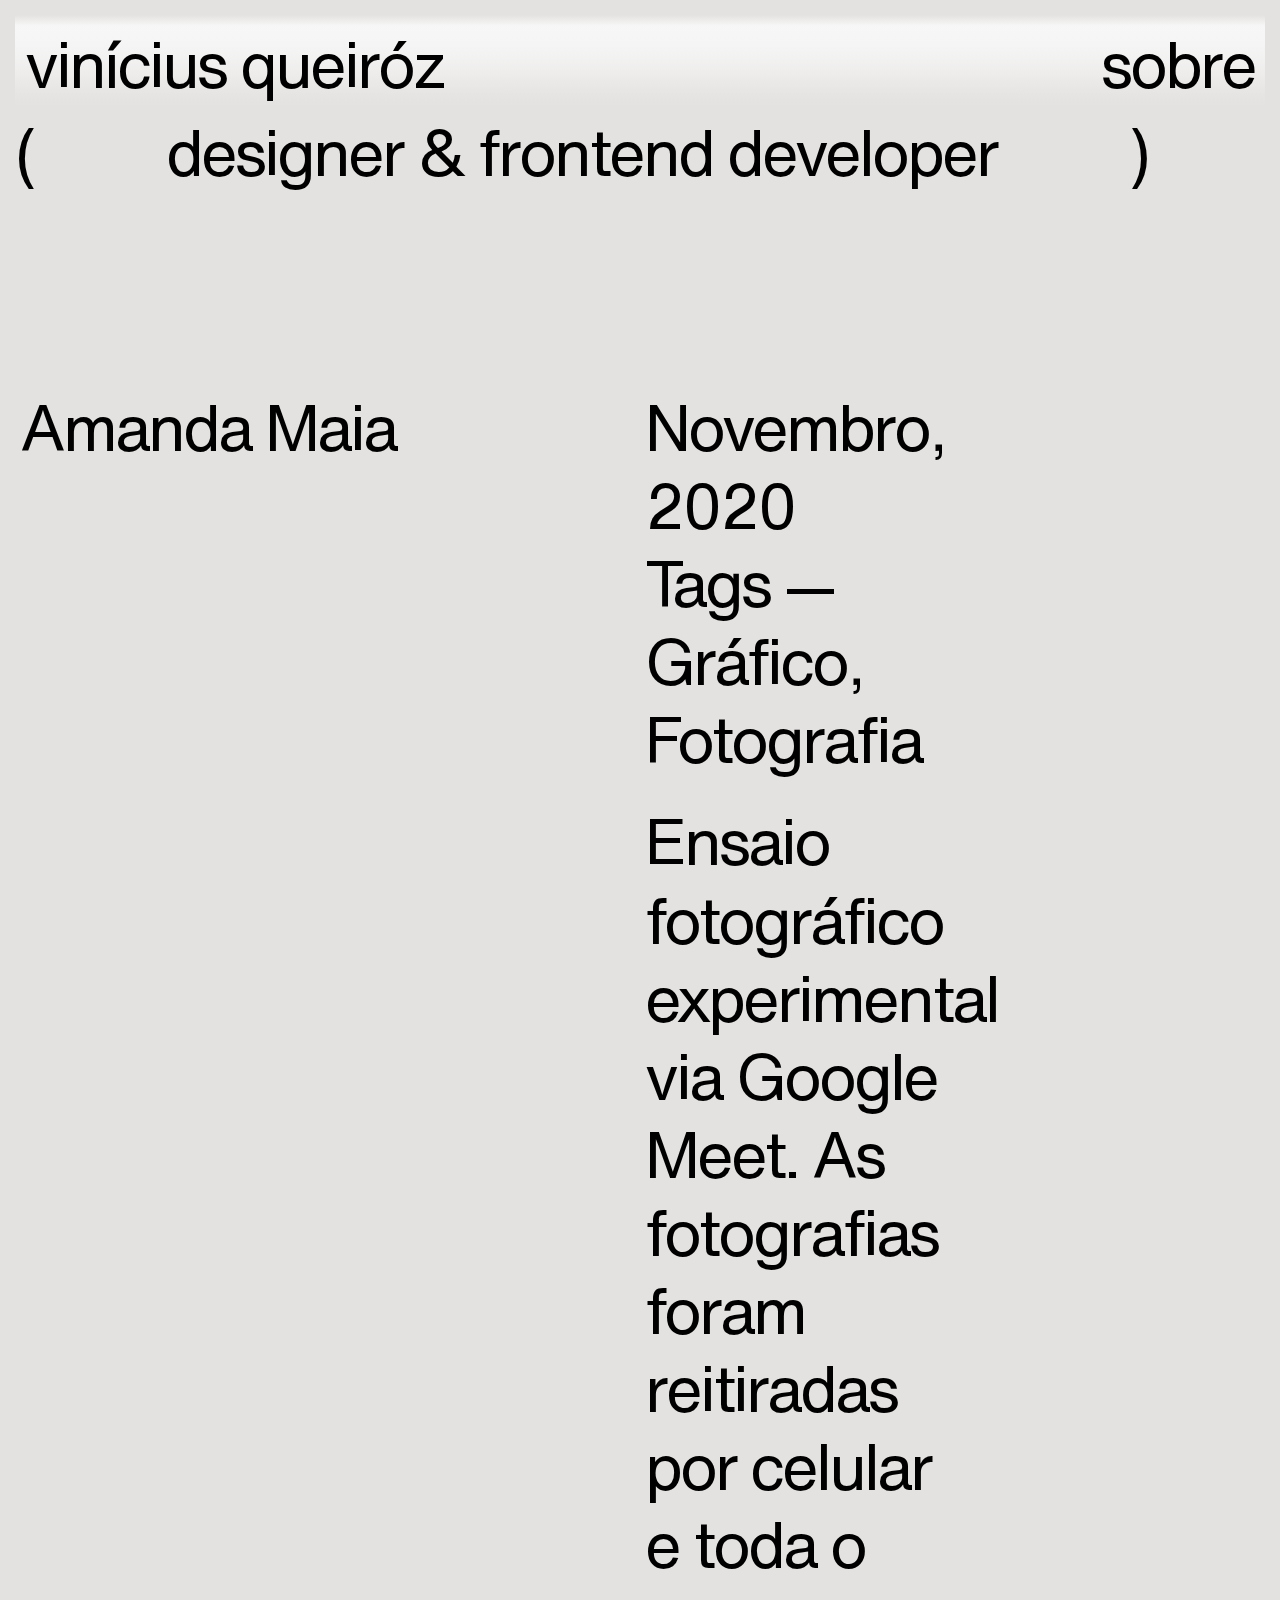
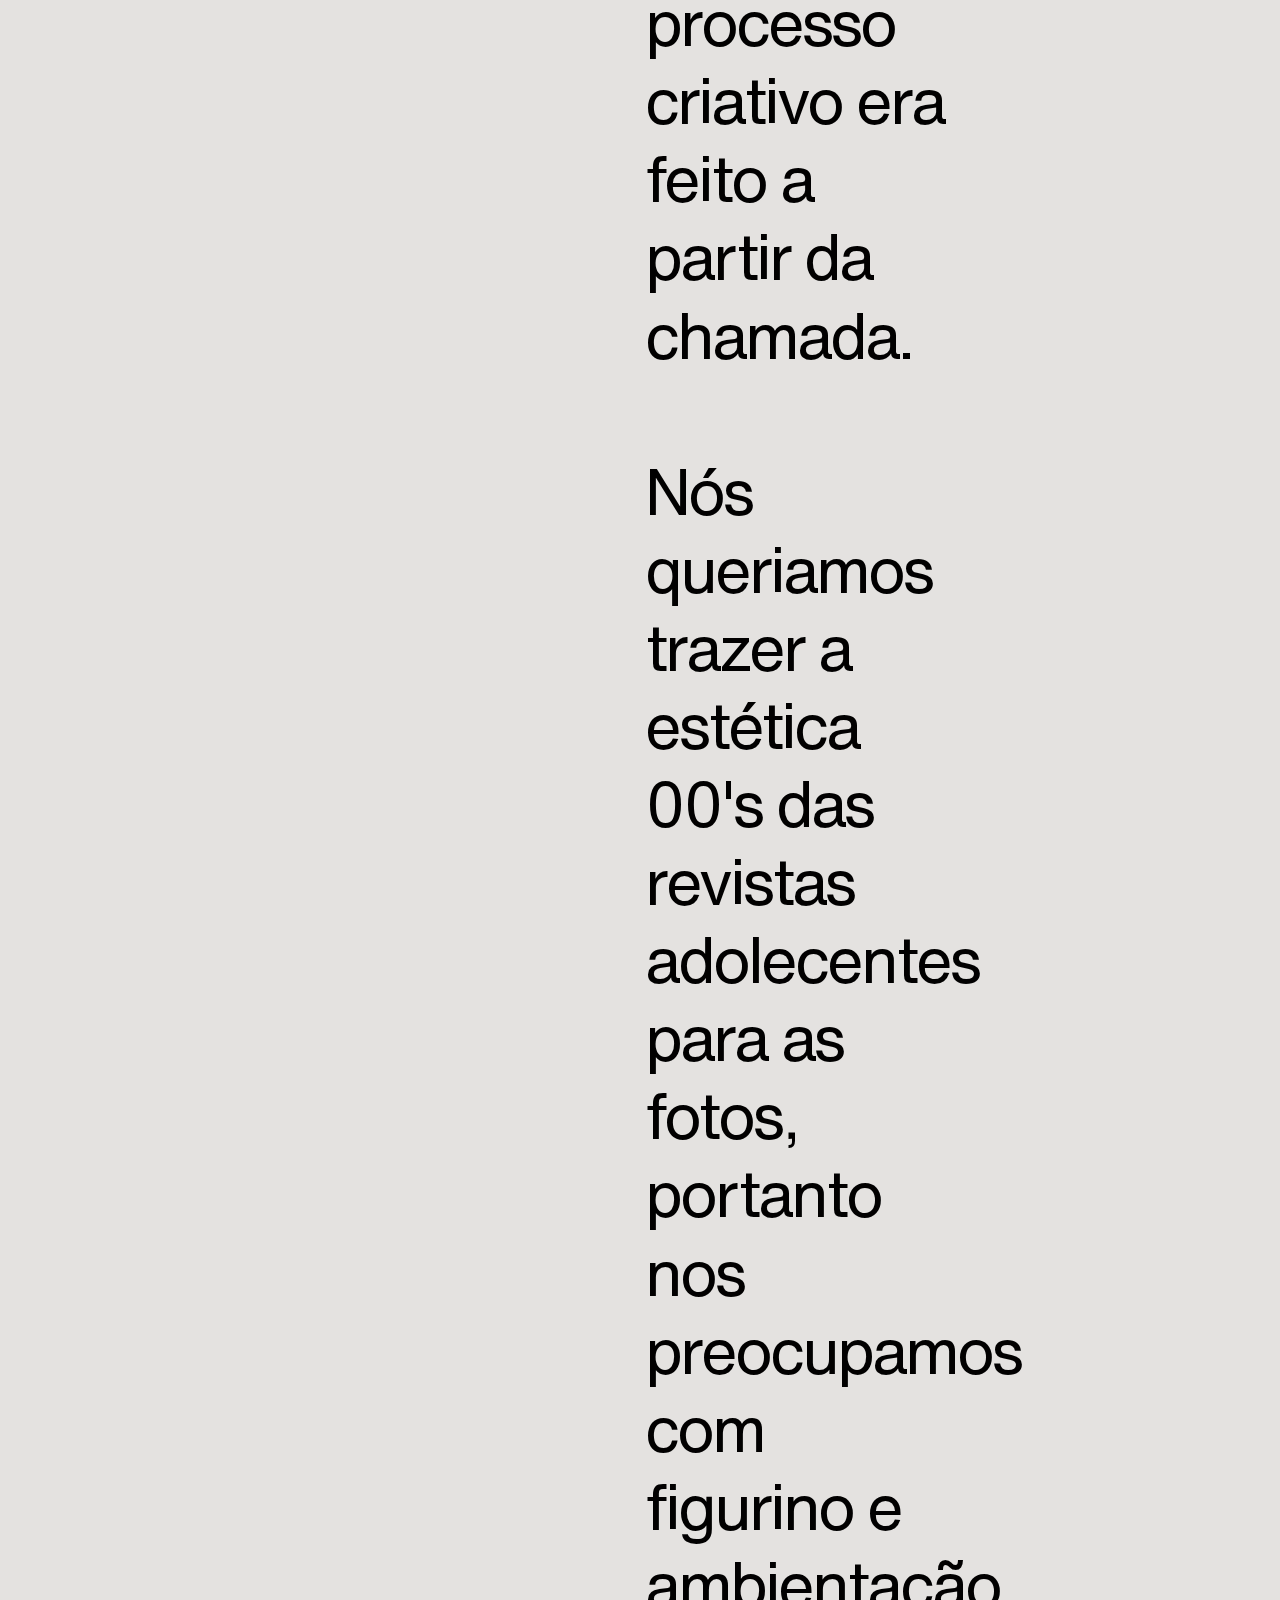
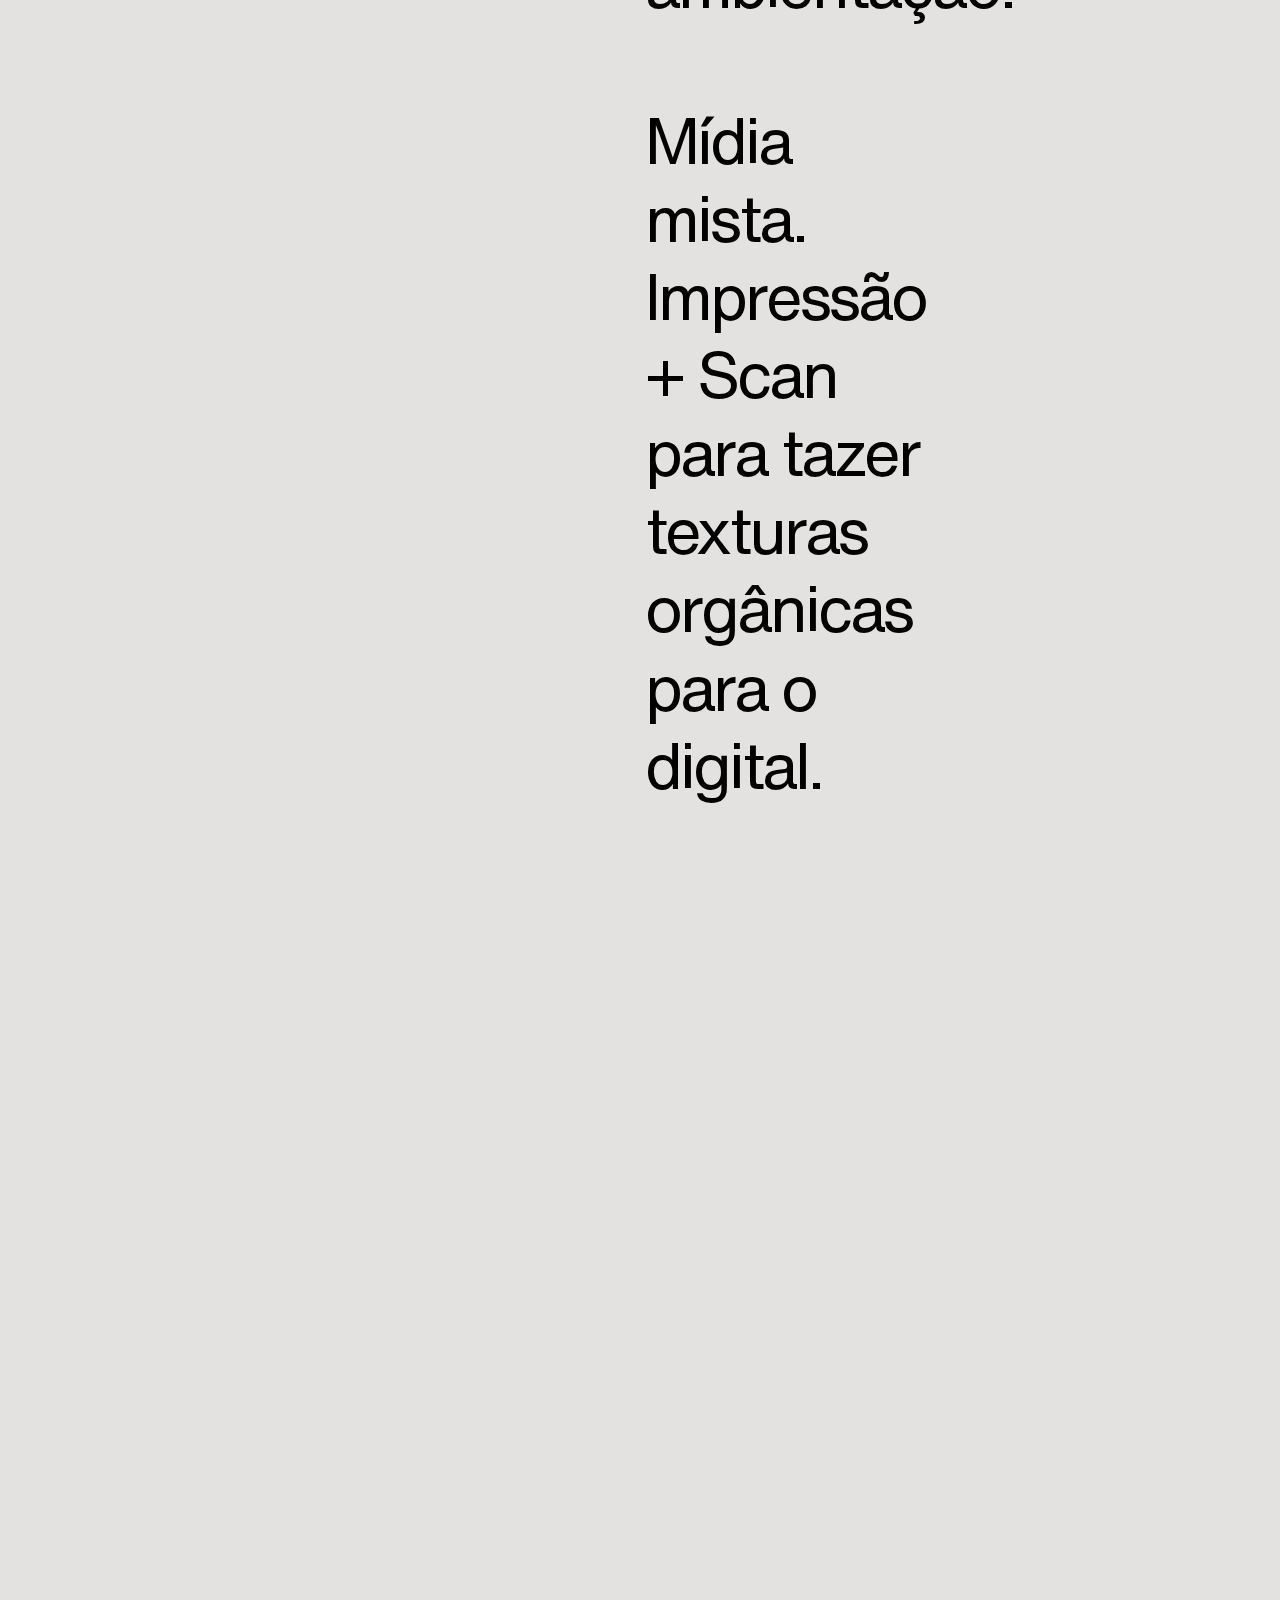
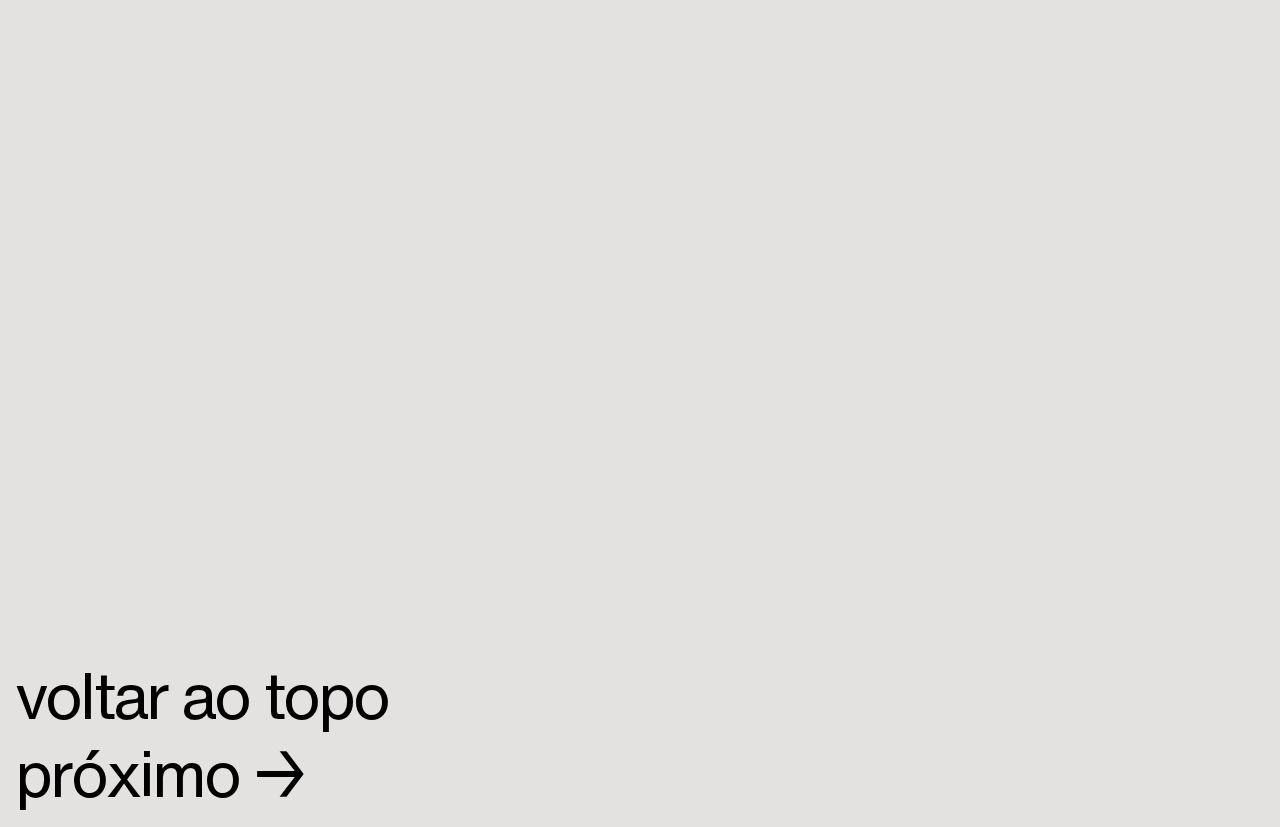
<file: maia.html>
<!DOCTYPE html>
<html>

<head lang="pt-BR">
    <meta charset="UTF-8" />
    <meta name="viewport" content="width=device-width, initial-scale=1.0" />
    <title>Maia | Vini — Works</title>

    <script src="https://cdnjs.cloudflare.com/ajax/libs/jquery/3.3.1/jquery.min.js"></script>

    <link rel="stylesheet" href="https://maxcdn.bootstrapcdn.com/bootstrap/4.0.0/css/bootstrap.min.css"
        integrity="sha384-Gn5384xqQ1aoWXA+058RXPxPg6fy4IWvTNh0E263XmFcJlSAwiGgFAW/dAiS6JXm" crossorigin="anonymous" />

    <meta name="description" content="Vinícius Queiróz | Visual Designer e Frontend Developer">
    <meta name="twitter:card" content="summary_large_image">
    <meta name="twitter:title" content="Amanda Maia | Vinícius Queiróz">
    <meta name="twitter:description" content="Vinícius Queiróz | Visual Designer e Frontend Developer">
    <meta name="twitter:image" content="https://vini.works/images/maia/amanda-maia-0.png">

    <meta property="og:locale" content="pt_BR">
    <meta property="og:title" content="Amanda Maia | Vinícius Queiróz">
    <meta property="og:description" content="Vinícius Queiróz | Visual Designer e Frontend Developer">
    <meta property="og:url" content="https://vini.works/maia">
    <meta property="og:image" content="https://vini.works/images/maia/amanda-maia-0.png">
    <meta property="og:type" content="website">

    <link rel="stylesheet" href="/styles/style.css" />

    <script src="https://unpkg.com/aos@2.3.1/dist/aos.js"></script>
    <link href="https://unpkg.com/aos@2.3.1/dist/aos.css" rel="stylesheet">

    <link rel="apple-touch-icon" sizes="180x180" href="favicon/apple-touch-icon.png" />
    <link rel="icon" type="image/png" sizes="32x32" href="favicon/favicon-32x32.png" />
    <link rel="icon" type="image/png" sizes="16x16" href="favicon/favicon-16x16.png" />
    <link rel="manifest" href="favicon/site.webmanifest" />
</head>

<body id="topo">
    <main>
        <div class="d-flex justify-content-between sticky-top" id="header">
            <h5><a href="/">vinícius queiróz</a></h5>
            <h5><a href="/about">sobre</a></h5>
          </div>
          <div class="block-header">
            <h5>(⠀⠀⠀designer & frontend developer⠀⠀⠀)</h5>
        </div>

        <div class="row">
            <div class="col-sm-6">
                <h5 class="tag-proj">
                    Amanda Maia
                </h5>
            </div>
            <div class="col-sm-3">
                <h5>
                    Novembro, 2020
                    <br>
                    Tags — Gráfico, Fotografia
                </h5>
                <br>
                <h5>
                    Ensaio fotográfico experimental via Google Meet. As fotografias foram reitiradas por celular e toda o processo criativo era feito a partir da chamada.
                <br>
                <br>
                Nós queriamos trazer a estética 00's das revistas adolecentes para as fotos, portanto nos preocupamos com figurino e ambientação. 
                <br>
                <br>
                Mídia mista. Impressão + Scan para tazer texturas orgânicas para o digital.
            </h5>
            </div>
        </div>
       
        <div style="height: 10vh;"></div>

        <div class="container-fluid image-presentation">
            <img data-aos="fade-up" src="/images/maia/amanda-maia-0.png" width="100%" />
        </div>
        <div class="container-fluid image-presentation">
            <img data-aos="fade-up" src="/images/maia/amanda-maia-posts.png" width="100%" />
        </div>


        <div class="grid grid-template-3 image-presentation">
            <h5><a href="#topo">voltar ao topo</a></h5>
            <h5><a href="/eunafazenda">próximo →</a></h5>
        </div>
    </main>
    <script>
        AOS.init({
          duration: 1500,
        });
  </script>
</body>

</html>
</file>
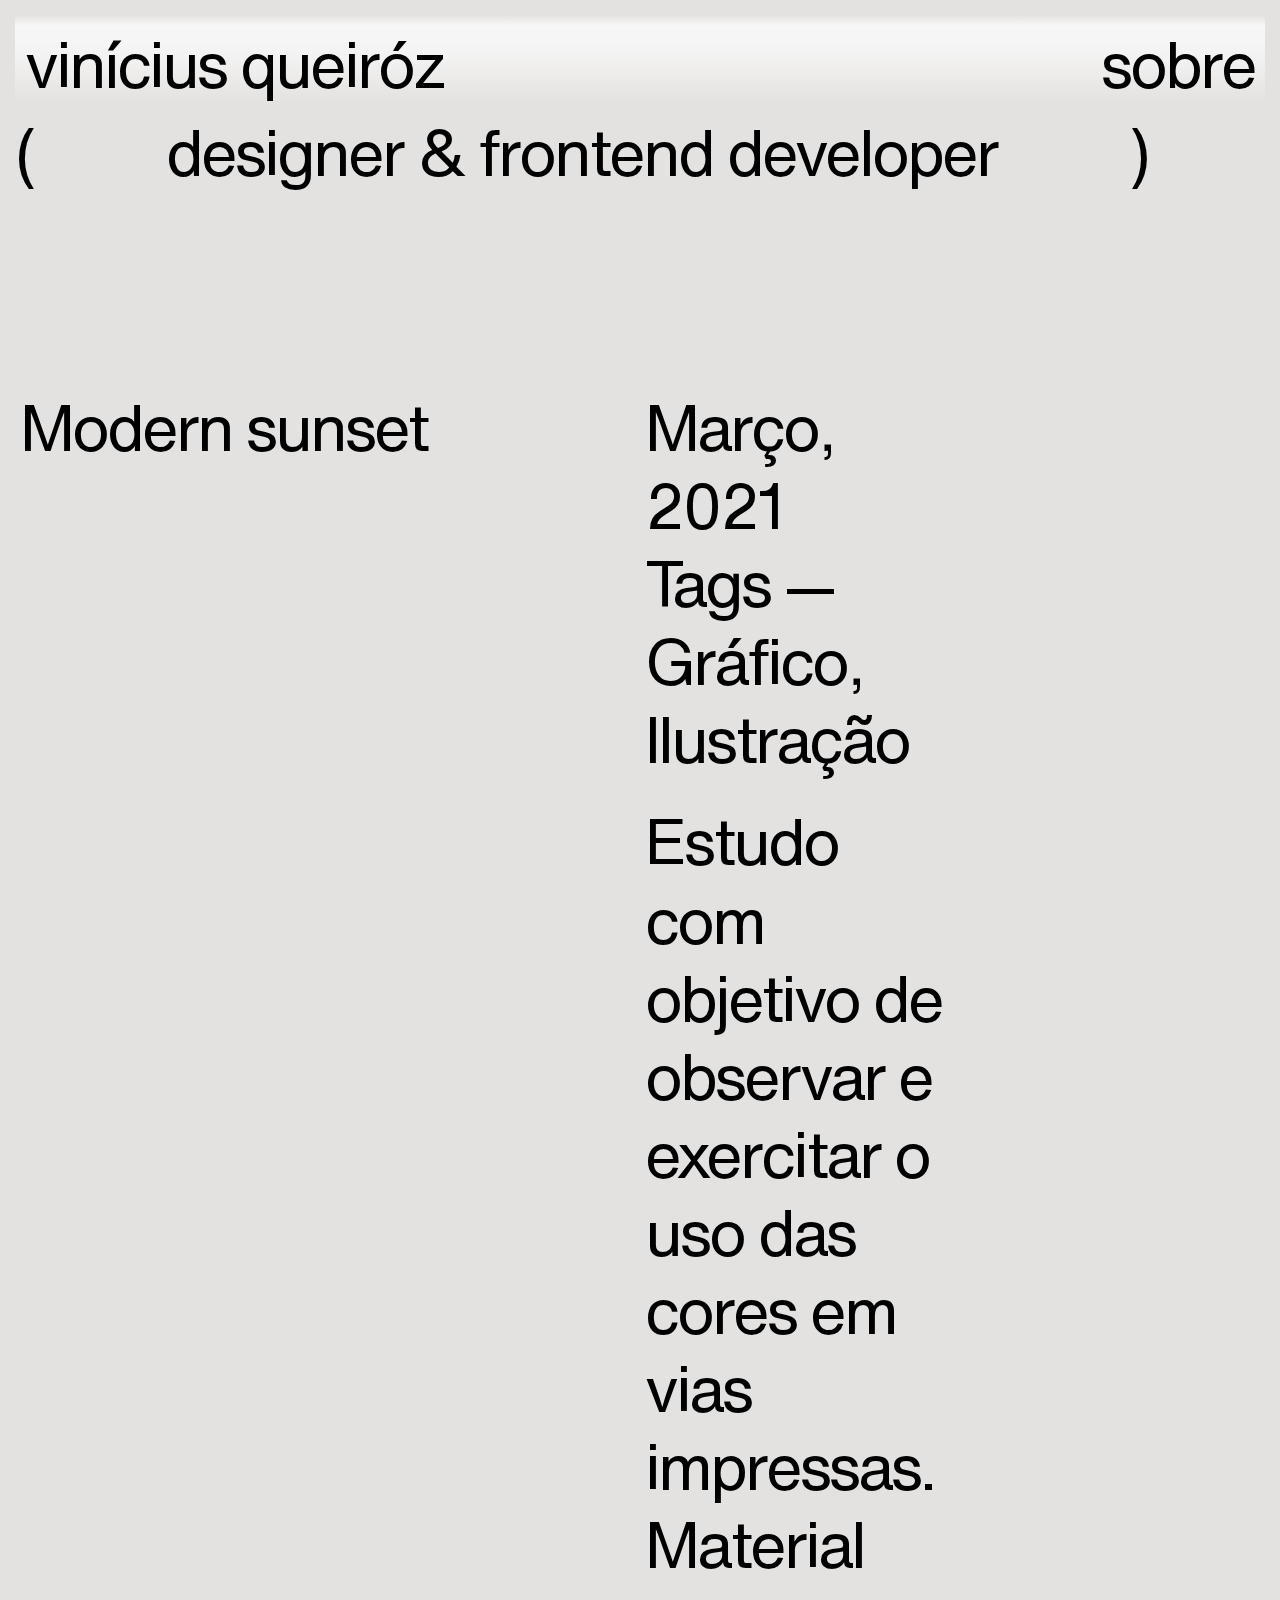
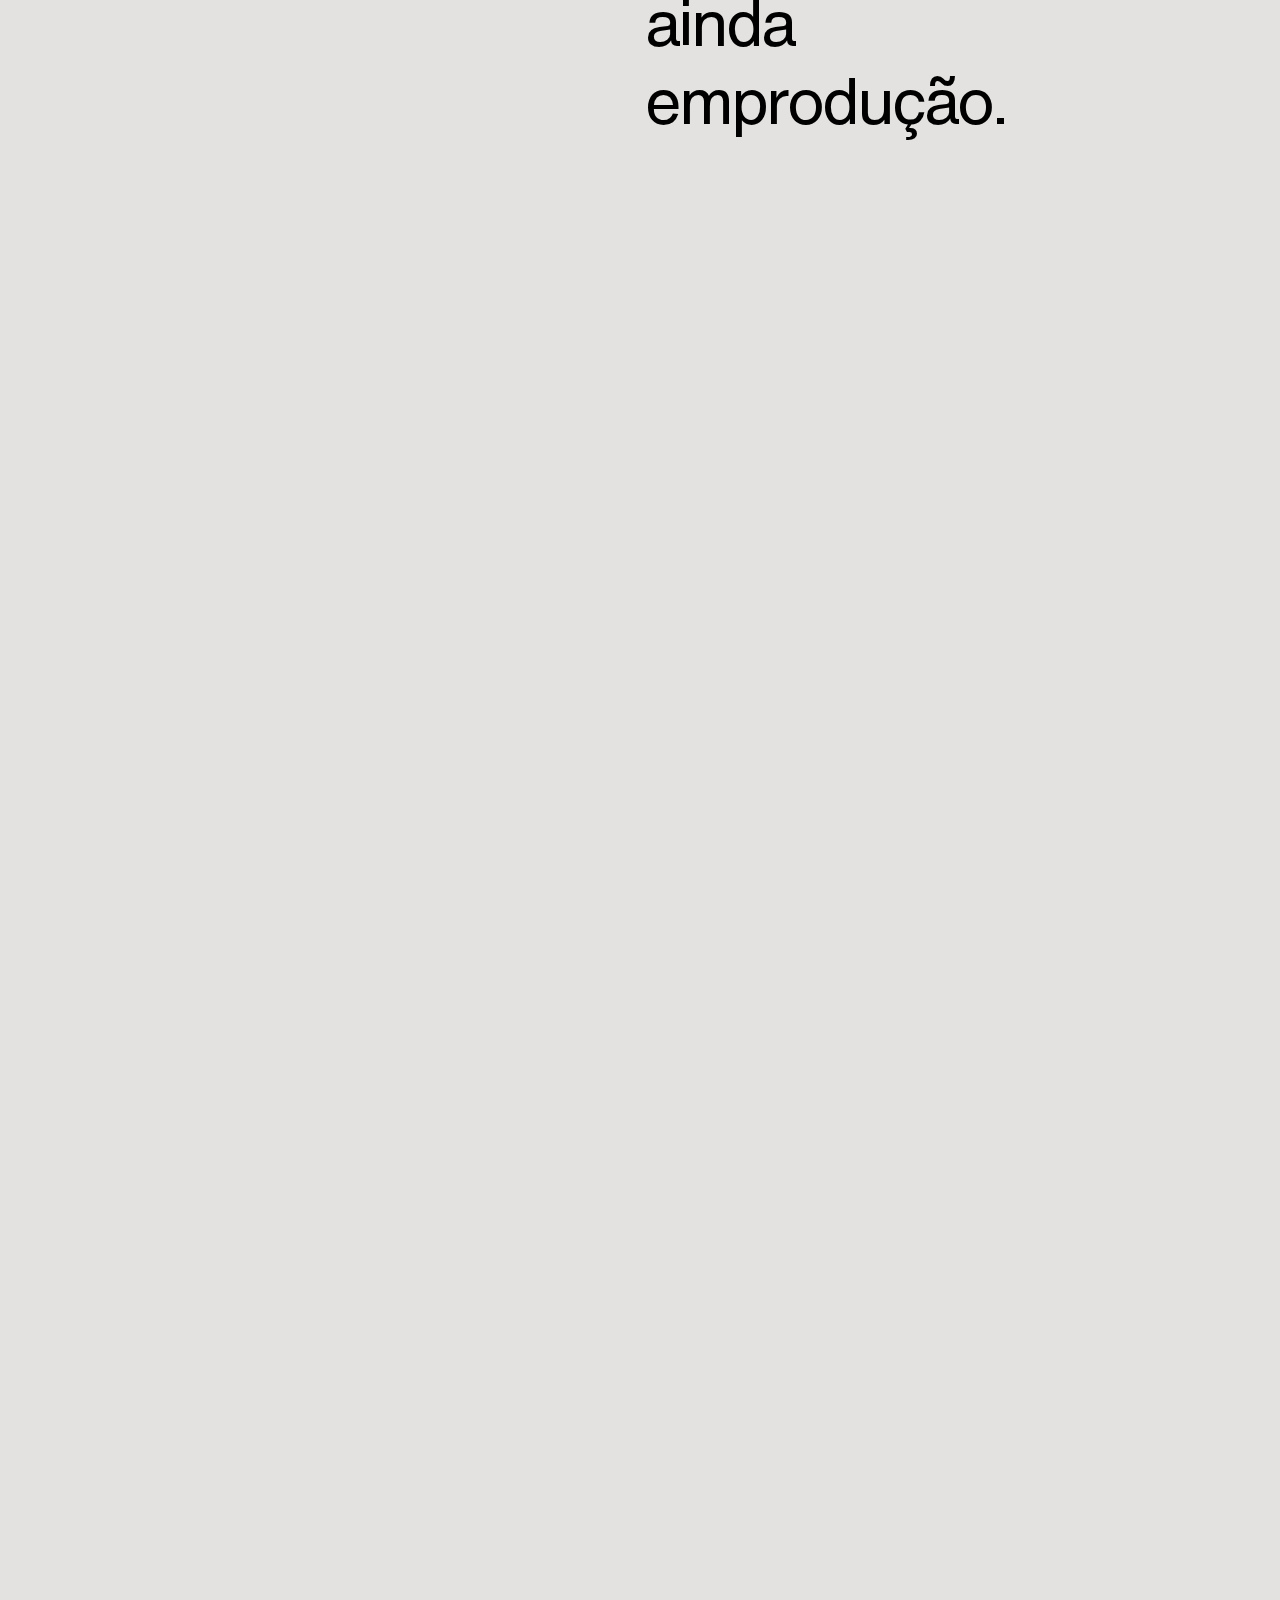
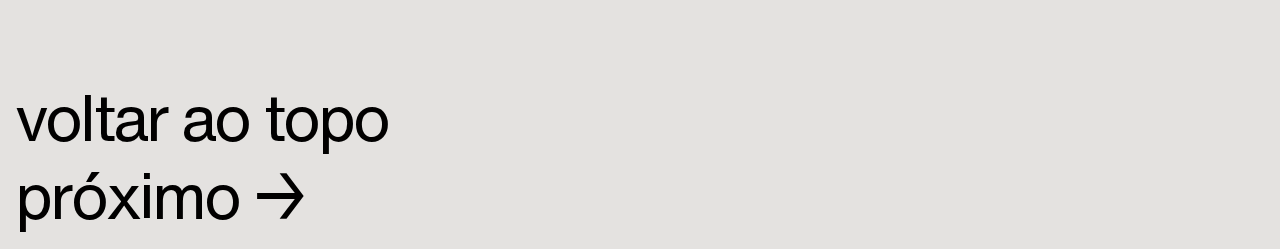
<file: modern.html>
<!DOCTYPE html>
<html>

<head lang="pt-BR">
    <meta charset="UTF-8" />
    <meta name="viewport" content="width=device-width, initial-scale=1.0" />
    <title>Modern Sunset | Vini — Works</title>

    <link rel="stylesheet" href="https://maxcdn.bootstrapcdn.com/bootstrap/4.0.0/css/bootstrap.min.css"
        integrity="sha384-Gn5384xqQ1aoWXA+058RXPxPg6fy4IWvTNh0E263XmFcJlSAwiGgFAW/dAiS6JXm" crossorigin="anonymous" />

    <meta name="description" content="Vinícius Queiróz | Visual Designer e Frontend Developer">
    <meta name="twitter:card" content="summary_large_image">
    <meta name="twitter:title" content="Modern Sunset | Vinícius Queiróz">
    <meta name="twitter:description" content="Vinícius Queiróz | Visual Designer e Frontend Developer">
    <meta name="twitter:image" content="https://vini.works/images/modernsunset/experimentacao-cores-flip-back.png">

    <meta property="og:locale" content="pt_BR">
    <meta property="og:title" content="Modern Sunset | Vinícius Queiróz">
    <meta property="og:description" content="Vinícius Queiróz | Visual Designer e Frontend Developer">
    <meta property="og:url" content="https://vini.works/modern">
    <meta property="og:image" content="https://vini.works/images/modernsunset/experimentacao-cores-flip-back.png">
    <meta property="og:type" content="website">

    <link rel="stylesheet" href="/styles/style.css" />

    <script src="https://unpkg.com/aos@2.3.1/dist/aos.js"></script>
    <link href="https://unpkg.com/aos@2.3.1/dist/aos.css" rel="stylesheet">

    <link rel="apple-touch-icon" sizes="180x180" href="favicon/apple-touch-icon.png" />
    <link rel="icon" type="image/png" sizes="32x32" href="favicon/favicon-32x32.png" />
    <link rel="icon" type="image/png" sizes="16x16" href="favicon/favicon-16x16.png" />
    <link rel="manifest" href="favicon/site.webmanifest" />
</head>

<body id="topo">
    <main>
        <div class="d-flex justify-content-between sticky-top" id="header">
            <h5><a href="/">vinícius queiróz</a></h5>
            <h5><a href="/about">sobre</a></h5>
        </div>
        <div class="block-header">
            <h5>(⠀⠀⠀designer & frontend developer⠀⠀⠀)</h5>
        </div>

        <div class="row">
            <div class="col-sm-6">
                <h5 class="tag-proj">
                    Modern sunset
                </h5>
            </div>
            <div class="col-sm-3">
                <h5>
                    Março, 2021
                    <br>
                    Tags — Gráfico, Ilustração
                </h5>
                <br>
                <h5>Estudo com objetivo de observar e exercitar o uso das cores em vias impressas. Material ainda
                    emprodução.</h5>
            </div>
        </div>

        <div style="height: 10vh;"></div>

        <div class="container-fluid">
            <img data-aos="fade-up" class="image-presentation" src="/images/modernsunset/experimentacao-cores-flip-cover-inner.gif"
                width="100%" />
            <div class="grid grid-template-4">
                <img data-aos="fade-up" src="/images/modernsunset/experimentacao-cores-flip-1.png" width="100%" />
                <img data-aos="fade-up" src="/images/modernsunset/experimentacao-cores-flip-2.png" width="100%" />
            </div>
            <div class="grid grid-template-4 image-presentation">
                <img data-aos="fade-up" src="/images/modernsunset/experimentacao-cores-flip-3.png" width="100%" />
            </div>
            <img data-aos="fade-up" class="image-presentation" src="/images/modernsunset/experimentacao-cores-flip-back.png"
                width="100%" />
        </div>

        <div class="grid grid-template-3 image-presentation">
            <h5><a href="#topo">voltar ao topo</a></h5>
            <h5><a href="/maia">próximo →</a></h5>
        </div>
    </main>
    <script>
        AOS.init({
            duration: 1500,
        });
    </script>

</body>

</html>
</file>
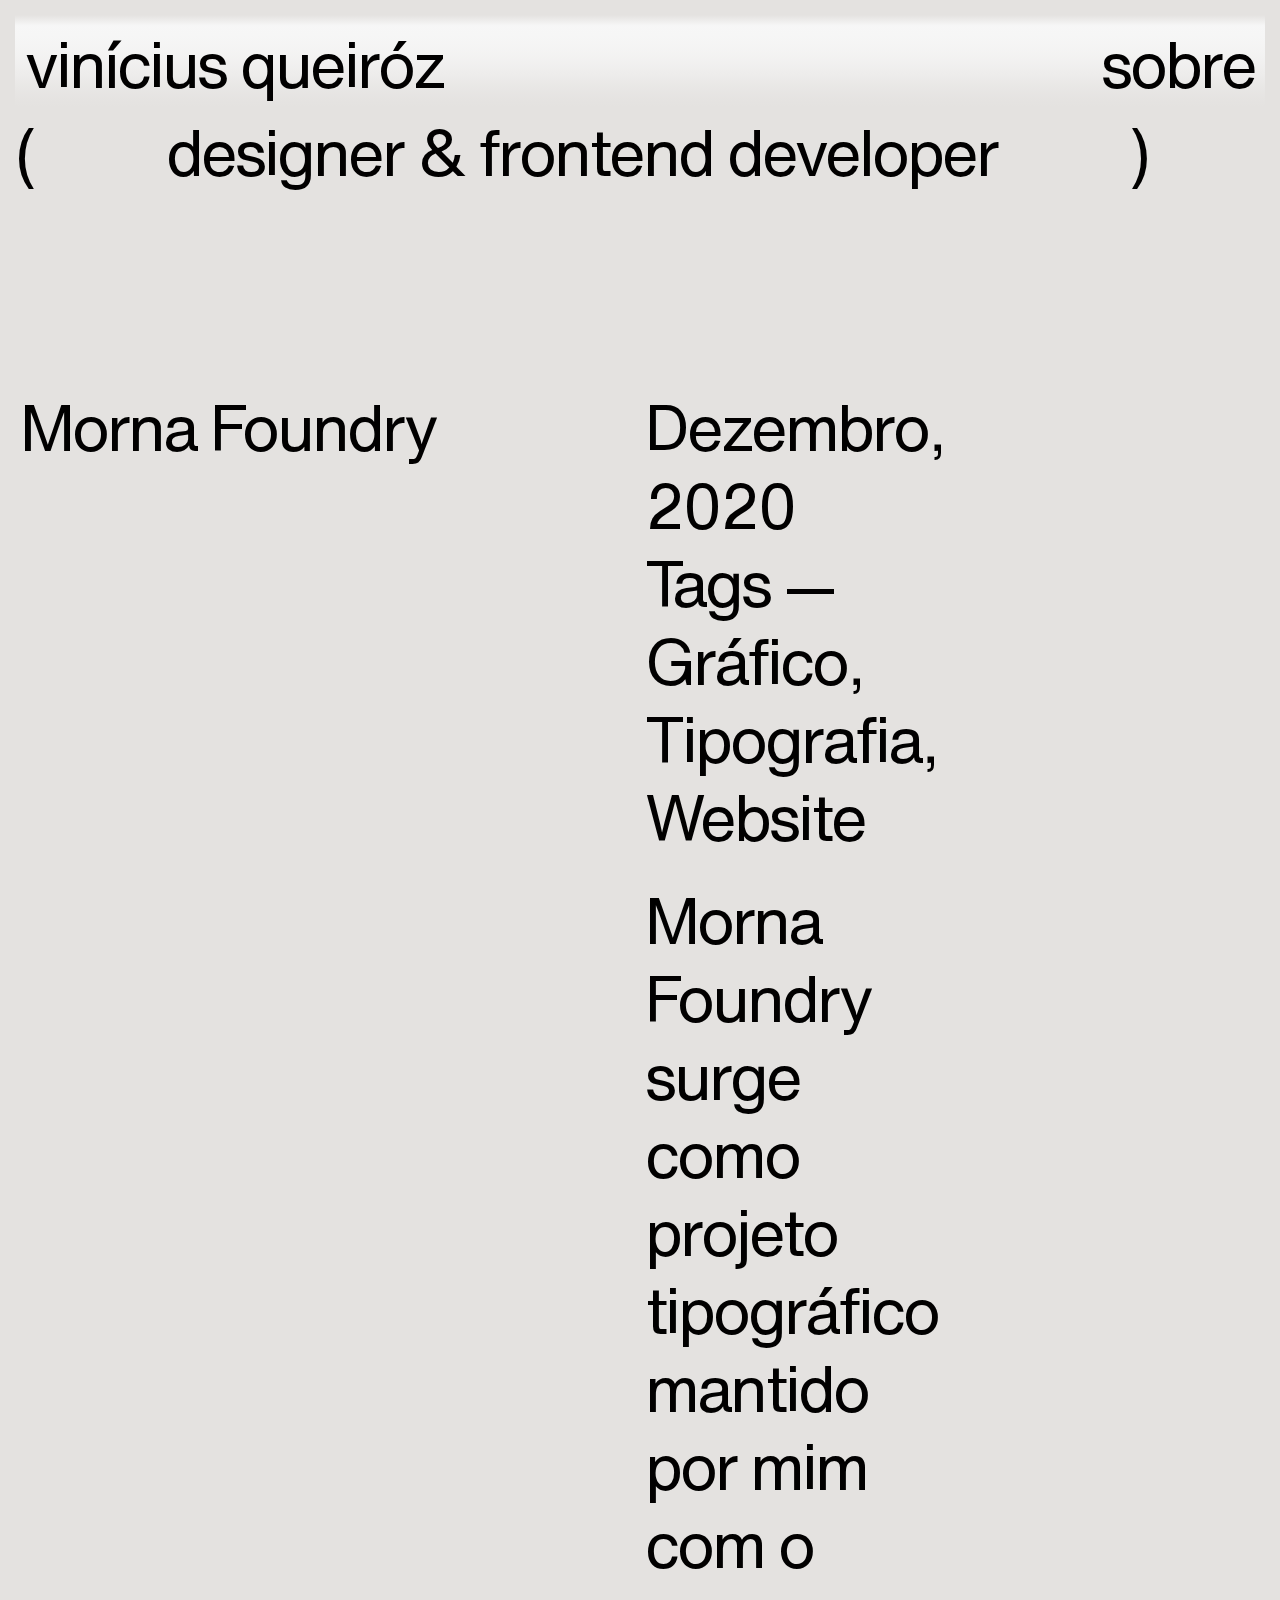
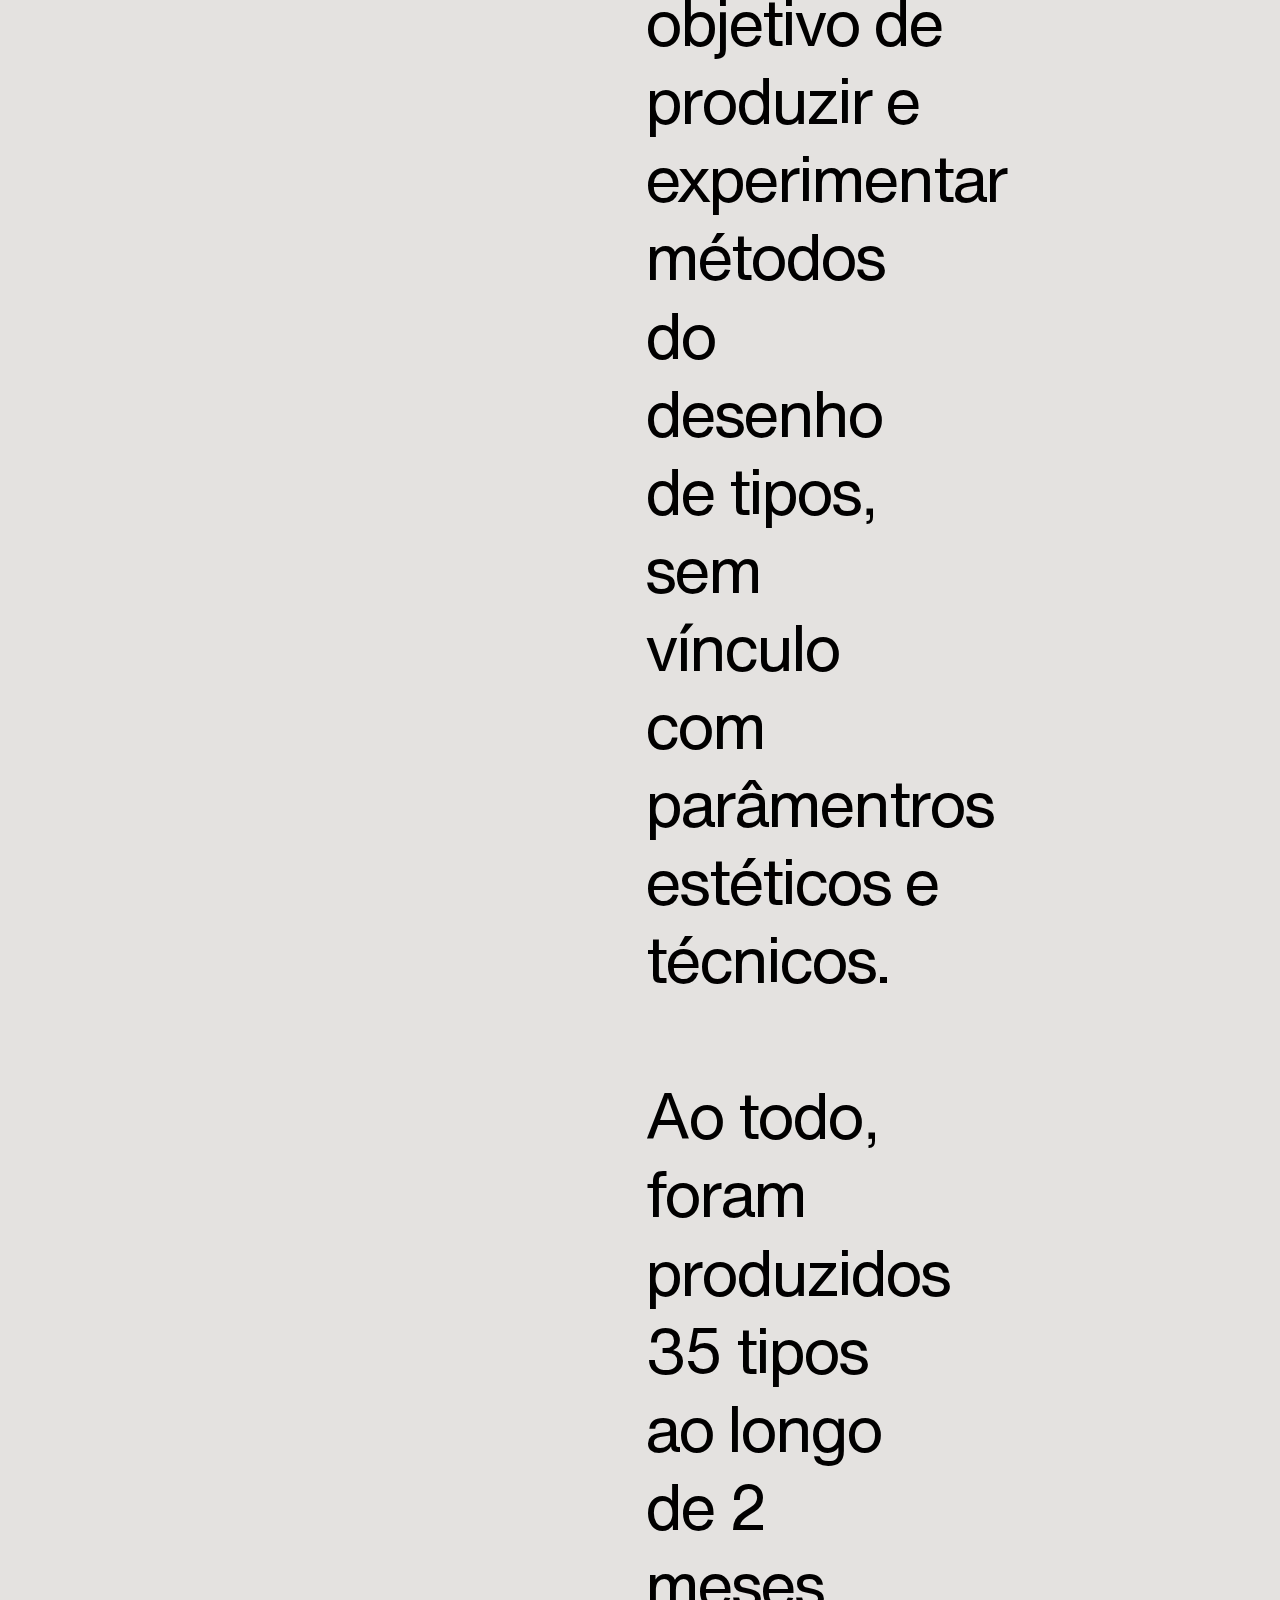
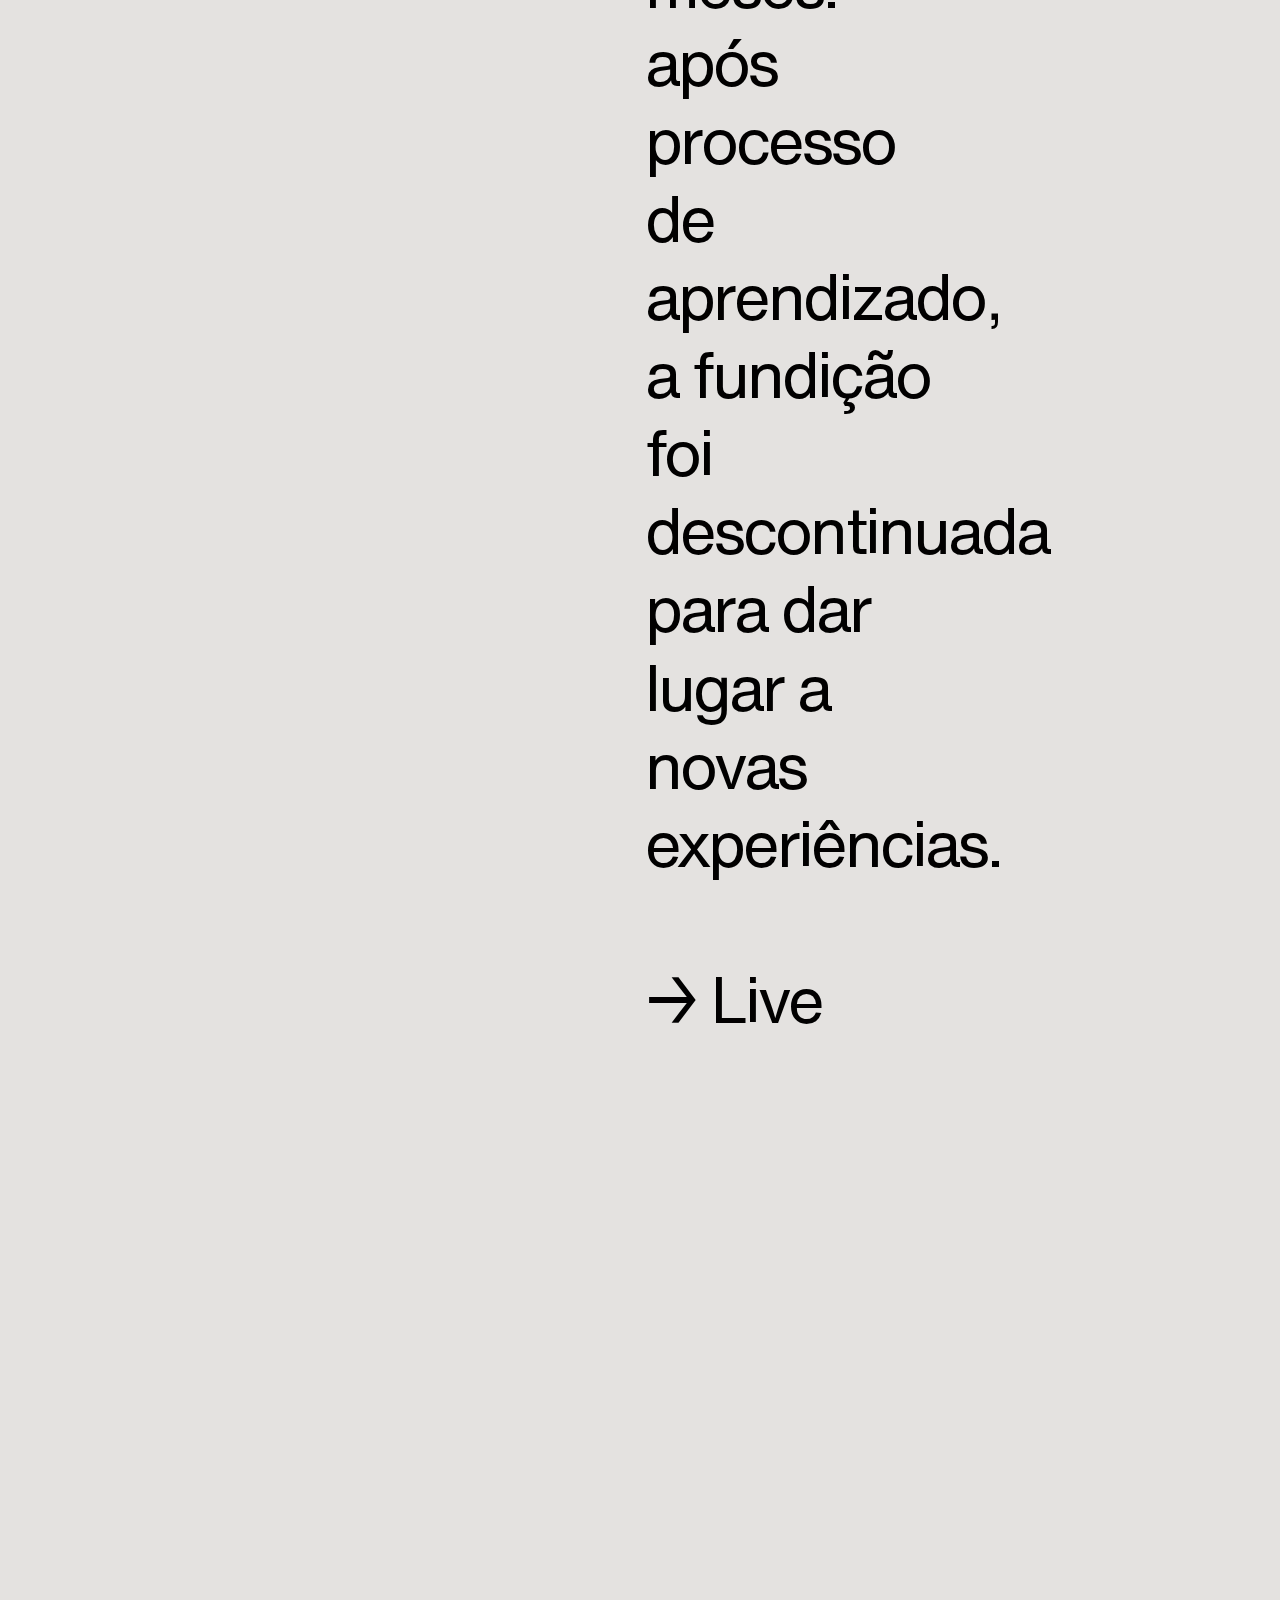
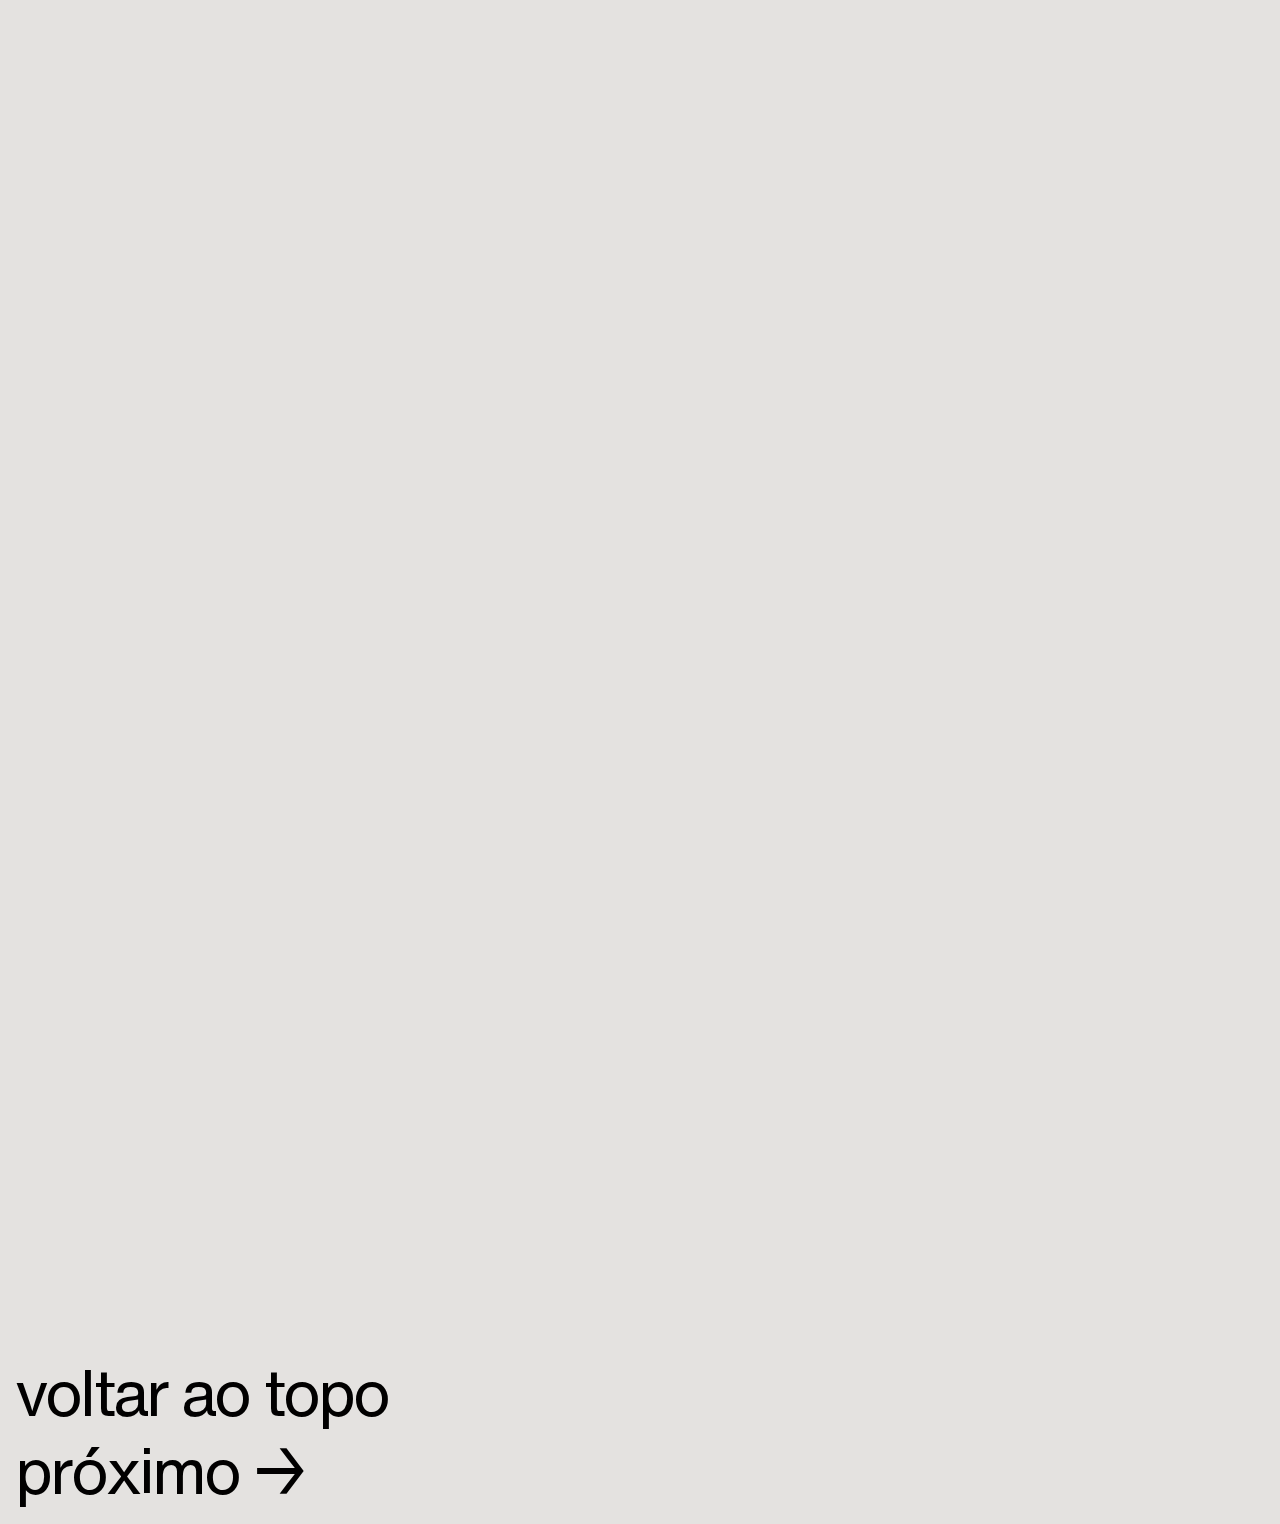
<file: morna.html>
<!DOCTYPE html>
<html>

<head lang="pt-BR">
  <meta charset="UTF-8" />
  <meta name="viewport" content="width=device-width, initial-scale=1.0" />
  <title>Morna Foundry | Vini — Works</title>

  <meta name="description" content="Morna Foundry surge como projeto tipográfico mantido por mim com o objetivo de produzir e experimentar métodos do desenho de tipos, sem vínculo com parâmentros estéticos e técnicos.">
  <meta name="twitter:card" content="summary_large_image">
  <meta name="twitter:title" content="Morna Foundry | Vinícius Queiróz">
  <meta name="twitter:description" content="Morna Foundry surge como projeto tipográfico mantido por mim com o objetivo de produzir e experimentar métodos do desenho de tipos, sem vínculo com parâmentros estéticos e técnicos.">
  <meta name="twitter:image" content="https://vini.works/images/morna/morna-1.png">

  <meta property="og:locale" content="pt_BR">
  <meta property="og:title" content="Morna Foundry | Vinícius Queiróz">
  <meta property="og:description" content="Morna Foundry surge como projeto tipográfico mantido por mim com o objetivo de produzir e experimentar métodos do desenho de tipos, sem vínculo com parâmentros estéticos e técnicos.">
  <meta property="og:url" content="https://vini.works/morna">
  <meta property="og:image" content="https://vini.works/images/morna/morna-1.png">
  <meta property="og:type" content="website">

  <link rel="preconnect" href="https://fonts.gstatic.com" />
  <link href="https://fonts.googleapis.com/css2?family=Press+Start+2P&display=swap" rel="stylesheet" />

  <link rel="stylesheet" href="https://maxcdn.bootstrapcdn.com/bootstrap/4.0.0/css/bootstrap.min.css"
    integrity="sha384-Gn5384xqQ1aoWXA+058RXPxPg6fy4IWvTNh0E263XmFcJlSAwiGgFAW/dAiS6JXm" crossorigin="anonymous" />

  <script src="https://cdnjs.cloudflare.com/ajax/libs/jquery/3.3.1/jquery.min.js"></script>

  <script src="https://unpkg.com/aos@2.3.1/dist/aos.js"></script>
  <link href="https://unpkg.com/aos@2.3.1/dist/aos.css" rel="stylesheet">

  <link rel="stylesheet" href="/styles/style.css" />

  <link rel="apple-touch-icon" sizes="180x180" href="favicon/apple-touch-icon.png" />
  <link rel="icon" type="image/png" sizes="32x32" href="favicon/favicon-32x32.png" />
  <link rel="icon" type="image/png" sizes="16x16" href="favicon/favicon-16x16.png" />
  <link rel="manifest" href="favicon/site.webmanifest" />
</head>

<body id="topo">
  <main>
      <div class="d-flex justify-content-between sticky-top" id="header">
        <h5><a href="/">vinícius queiróz</a></h5>
        <h5><a href="/about">sobre</a></h5>
      </div>
      <div class="block-header">
        <h5>(⠀⠀⠀designer & frontend developer⠀⠀⠀)</h5>
      </div>

    <div class="row">
      <div class="col-sm-6">
        <h5 class="tag-proj">
          Morna Foundry
        </h5>
      </div>
      <div class="col-sm-3">
        <h5>
          Dezembro, 2020
          <br>
          Tags — Gráfico, Tipografia, Website
        </h5>
        <br>
        <h5>
          Morna Foundry surge como projeto tipográfico mantido por mim
          com o objetivo de produzir e experimentar métodos do desenho de tipos, sem
          vínculo com parâmentros estéticos e técnicos.
          <br>
          <br>
          Ao todo, foram produzidos 35 tipos ao longo de 2 meses.
          após processo de aprendizado, a fundição foi descontinuada para dar lugar a novas experiências.
          <br>
          <br>
          <a href="https://mornafoundry.github.io/morna-foundry/">→ Live</a>
        </h5>
      </div>
    </div>

    <div style="height: 10vh;"></div>

    <div class="container-fluid">
        <img data-aos="fade-up" class="image-presentation" src="/images/morna/morna-1.png" width="100%" alt="">
        <div data-aos="fade-up" class="container-fluid container-video">
          <video playsinline autoplay muted loop>
            <source src="/images/morna/morna-2.mp4">
          </video>
        </div>
        <img data-aos="fade-up" class="image-presentation" src="/images/morna/morna-3.gif" width="100%">
        <div class="grid grid-template-4 image-presentation">
            <img data-aos="fade-up" src="/images/morna/morna-5.jpg" width="100%">
            <img data-aos="fade-up" src="/images/morna/morna-6.png" width="100%">
        </div>
    </div>
    
    <div class="grid grid-template-3 image-presentation">
      <h5><a href="#topo">voltar ao topo</a></h5>
      <h5><a href="/kaiser">próximo →</a></h5>
    </div>
  </main>

<script>
      AOS.init({
        duration: 1500,
      });
</script>
</body>

</html>
</file>
<file: styles/style.css>
.homeImage {
  width: auto;
  height: auto;
  display: block;
  overflow: hidden;
  margin: auto;
}

.homeImage img {
  -webkit-transform: scale(1);
          transform: scale(1);
  transition: -webkit-transform 300ms ease;
  -webkit-transition: -webkit-transform 300ms ease;
  transition: transform 300ms ease;
  transition: transform 300ms ease, -webkit-transform 300ms ease;
  -o-object-fit: cover;
     object-fit: cover;
}

.homeImage img:hover {
  -webkit-transform: scale(1.03);
  transform: scale(1.03);
}

.loader-wrapper {
  width: 100%;
  height: 100%;
  position: absolute;
  top: 0;
  left: 0;
  background-color: #e4e2e0;
}

@media screen and (min-width: 1080px) {
  div.cursors div {
    position: absolute;
    background-color: #f3f903;
    border-radius: 50%;
    z-index: 9999999;
    pointer-events: none;
    -webkit-transform: translate(-50%, -50%);
            transform: translate(-50%, -50%);
  }
  div.cursors div span {
    position: absolute;
    top: 0;
    left: 20px;
    cursor: crosshair !important;
    font-size: 2rem;
    line-height: 32px;
    color: #f3f903;
    opacity: 0;
    -webkit-transition: opacity 0.5s;
    transition: opacity 0.5s;
  }
  div.cursors div span.visible {
    opacity: 1;
  }
}

.btn-primary {
  background-color: #010000 !important;
  border: none !important;
  border-radius: 20px !important;
  font-size: 1em !important;
}

.btn-primary:hover {
  background-color: #706f6f !important;
  -webkit-transition-duration: 0.8s !important;
          transition-duration: 0.8s !important;
}

.btn-secundary {
  background-color: #f3f903 !important;
  border: none !important;
  border-radius: 50px !important;
  font-size: 1em !important;
}

body {
  color: #010000;
  letter-spacing: -1px;
}

hr {
  border-top: 1.5px solid rgba(0, 0, 0, 0.1);
}

.arrow {
  font-size: 20px;
}

p {
  font-size: 14px;
  line-height: 1.3;
  margin: 0;
}

.p-sub {
  padding: 0 10px;
}

.space-between {
  display: -webkit-box;
  display: -ms-flexbox;
  display: flex;
  -webkit-box-pack: justify;
      -ms-flex-pack: justify;
          justify-content: space-between;
}

.section-padding {
  padding-bottom: 6vh !important;
}

a {
  color: #010000;
}

a:hover {
  color: #706f6f;
  -webkit-transition-duration: 0.8s;
          transition-duration: 0.8s;
  -webkit-text-decoration-line: none;
          text-decoration-line: none;
}

h1 {
  font-size: 4em;
  letter-spacing: -3px;
  word-spacing: 0px;
  line-height: 100%;
}

h4 {
  font-size: 1.3em;
  margin: 0;
  line-height: 1.27;
}

.link {
  border-bottom: 1.5px solid rgba(0, 0, 0, 0.1);
}

h5 {
  font-size: 1.3em;
  margin: 0;
}

h2 {
  color: #706f6f;
  font-family: 'Helvetica Now Text';
  font-weight: 400;
  font-style: normal;
}

@font-face {
  font-family: 'Helvetica Now Text';
  src: local("Helvetica Now Text Regular"), local("Helvetica-Now-Text--Regular"), url("HelveticaNowText-Regular.woff2") format("woff2"), url("HelveticaNowText-Regular.woff") format("woff"), url("HelveticaNowText-Regular.ttf") format("truetype");
  font-weight: 400;
  font-style: normal;
  font-display: swap;
}

@media screen and (min-width: 390px) {
  h5 {
    font-size: 1.3em;
    margin: 0;
    line-height: 1.22;
  }
}

@media screen and (min-width: 1080px) {
  p {
    font-size: 16px;
    margin: 0;
  }
  h1 {
    font-size: 10em;
    margin-left: -10px;
    letter-spacing: -8px;
    word-spacing: 0px;
    line-height: 90%;
  }
  h4 {
    font-size: 2em;
  }
  h5 {
    font-size: 4em;
    letter-spacing: -3px;
  }
  h6 {
    font-size: 1.3em;
  }
}

* {
  -webkit-box-sizing: border-box;
          box-sizing: border-box;
}

/* force scrollbar */
html {
  overflow-y: scroll;
}

body {
  font-family: sans-serif;
}

.row {
  padding: 0;
  margin: 0;
}

[class^="col-sm-"],
[class^="col-lg-"],
[class^="col-lg"] {
  padding: 5px;
  margin: 0;
}

@media screen and (max-width: 450px) {
  .col-12 {
    padding: 5px;
  }
}

@media screen and (min-width: 1368px) {
  [class^="col-sm-"],
  [class^="col-lg-"],
  [class^="col-lg"] {
    padding: 10px;
    margin: 0;
  }
}

video {
  width: 100%;
}

.image-zoom,
.image-zoom-wrapper {
  height: 100% !important;
}

.image-zoom,
.image-zoom-wrapper::after {
  -webkit-transition-timing-function: ease-in-out !important;
          transition-timing-function: ease-in-out !important;
  -webkit-transition-duration: 1s !important;
          transition-duration: 1s !important;
}

.image-zoom-wrapper::after {
  background-color: #e4e2e0 !important;
}

#header {
  background: #e4e2e0;
  background: -webkit-gradient(linear, left top, left bottom, color-stop(0, #e4e2e0), color-stop(11%, rgba(247, 247, 247, 0.987)), color-stop(20.8%, rgba(247, 247, 247, 0.951)), color-stop(29.6%, rgba(247, 247, 247, 0.896)), color-stop(37.5%, rgba(247, 247, 247, 0.825)), color-stop(44.6%, rgba(247, 247, 247, 0.741)), color-stop(51%, rgba(247, 247, 247, 0.648)), color-stop(57%, rgba(247, 247, 247, 0.55)), color-stop(62.5%, rgba(247, 247, 247, 0.45)), color-stop(67.7%, rgba(247, 247, 247, 0.352)), color-stop(72.7%, rgba(247, 247, 247, 0.259)), color-stop(77.8%, rgba(247, 247, 247, 0.175)), color-stop(82.9%, rgba(247, 247, 247, 0.104)), color-stop(88.2%, rgba(247, 247, 247, 0.049)), color-stop(93.9%, rgba(247, 247, 247, 0.013)), to(rgba(247, 247, 247, 0)));
  background: linear-gradient(180deg, #e4e2e0 0, rgba(247, 247, 247, 0.987) 11%, rgba(247, 247, 247, 0.951) 20.8%, rgba(247, 247, 247, 0.896) 29.6%, rgba(247, 247, 247, 0.825) 37.5%, rgba(247, 247, 247, 0.741) 44.6%, rgba(247, 247, 247, 0.648) 51%, rgba(247, 247, 247, 0.55) 57%, rgba(247, 247, 247, 0.45) 62.5%, rgba(247, 247, 247, 0.352) 67.7%, rgba(247, 247, 247, 0.259) 72.7%, rgba(247, 247, 247, 0.175) 77.8%, rgba(247, 247, 247, 0.104) 82.9%, rgba(247, 247, 247, 0.049) 88.2%, rgba(247, 247, 247, 0.013) 93.9%, rgba(247, 247, 247, 0));
  padding: 10px;
}

.block-header {
  height: 30vh;
}

.block-header2 {
  height: 2vh;
}

@media screen and (min-width: 1080px) {
  .block-header2 {
    height: 5vh;
  }
}

body {
  background: #e4e2e0;
  font-family: 'Helvetica Now Text';
  -webkit-touch-callout: none;
  -webkit-user-select: none;
  -moz-user-select: none;
  -ms-user-select: none;
  user-select: none;
  overflow: hidden;
  margin: 0px 5px;
  cursor: crosshair;
}

@media screen and (min-width: 1080px) {
  body {
    margin: 15px;
  }
}

@media screen and (prefers-reduced-motion: no-preference) {
  html {
    scroll-behavior: smooth;
  }
}

::-webkit-scrollbar {
  display: none;
  -ms-overflow-style: none;
  scrollbar-width: none;
}
/*# sourceMappingURL=style.css.map */
</file>
